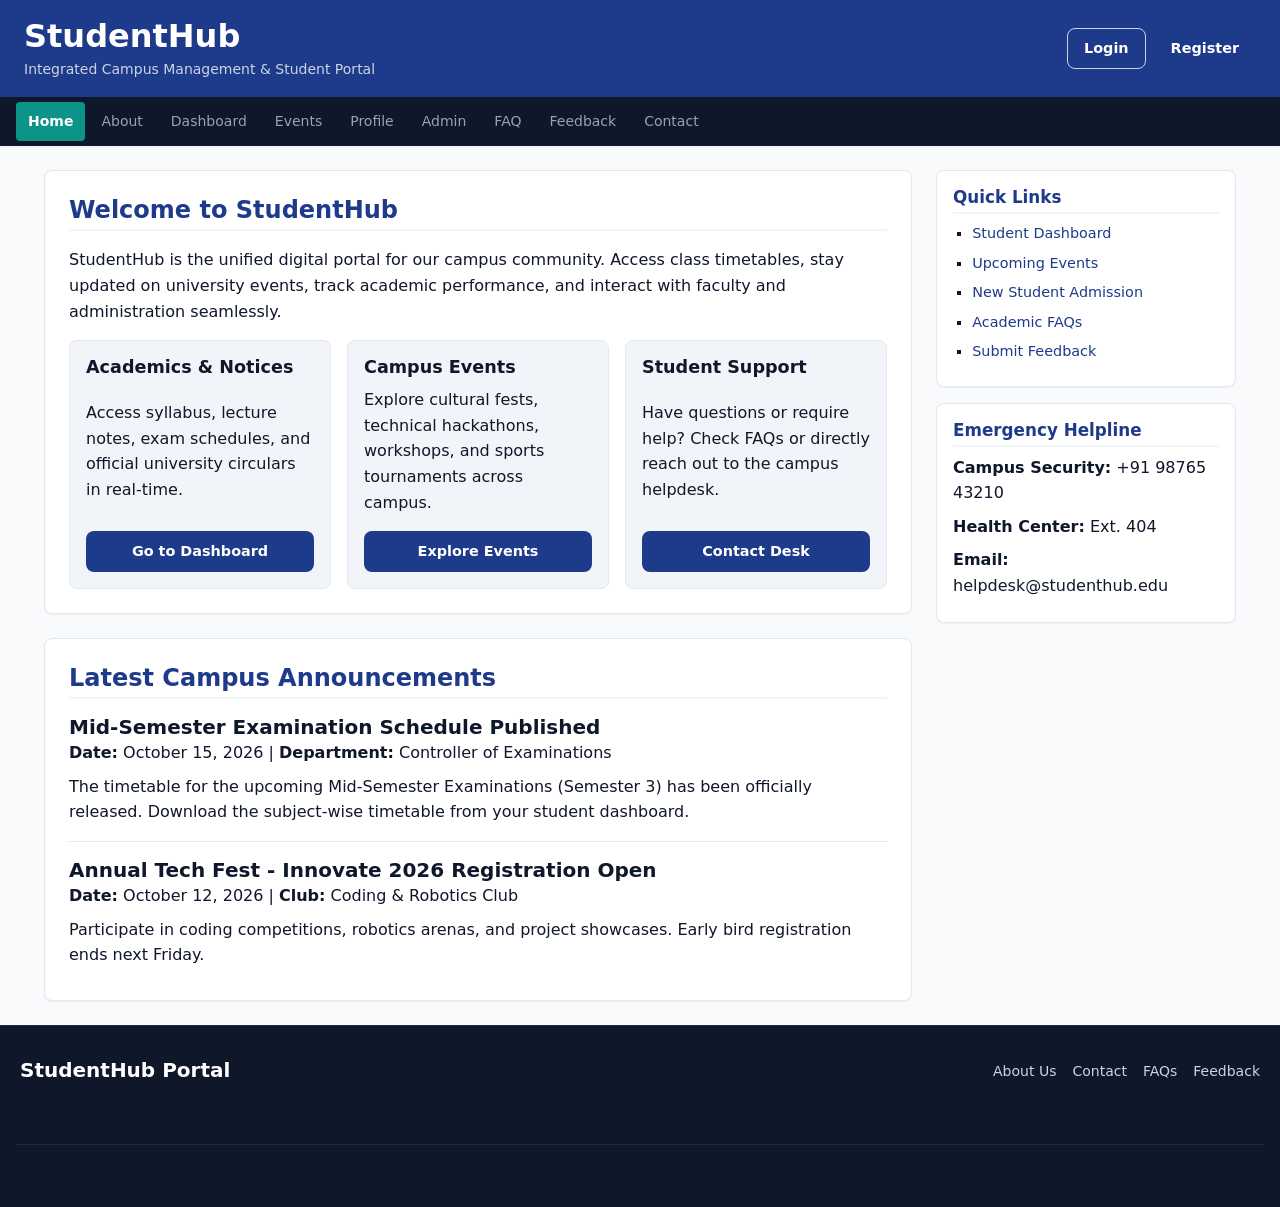
<file: index.html>
<!DOCTYPE html>
<html lang="en">
<head>
  <meta charset="UTF-8">
  <meta name="viewport" content="width=device-width, initial-scale=1.0">
  <meta name="description" content="StudentHub - Unified Campus Portal for Academic Announcements, Student Activities, and Campus Resources.">
  <title>Home - StudentHub Campus Portal</title>
  <link rel="stylesheet" href="css/style.css">
</head>
<body>
  <!-- Accessible Skip Navigation Link -->
  <a href="#main-content" class="skip-link">Skip to main content</a>

  <!-- Header Landmark -->
  <header class="site-header">
    <div class="brand">
      <h1>StudentHub</h1>
      <p>Integrated Campus Management & Student Portal</p>
    </div>
    <div class="header-actions">
      <a href="login.html" class="btn btn-secondary">Login</a>
      <a href="register.html" class="btn btn-primary">Register</a>
    </div>
  </header>

  <!-- Primary Site Navigation -->
  <nav class="primary-nav" aria-label="Main Navigation">
    <ul>
      <li><a href="index.html" aria-current="page">Home</a></li>
      <li><a href="about.html">About</a></li>
      <li><a href="dashboard.html">Dashboard</a></li>
      <li><a href="events.html">Events</a></li>
      <li><a href="profile.html">Profile</a></li>
      <li><a href="admin.html">Admin</a></li>
      <li><a href="faq.html">FAQ</a></li>
      <li><a href="feedback.html">Feedback</a></li>
      <li><a href="contact.html">Contact</a></li>
    </ul>
  </nav>

  <!-- Layout Container -->
  <div class="page-container">
    <!-- Main Content Landmark -->
    <main id="main-content">
      <!-- Welcome Hero Section -->
      <section class="content-card" aria-labelledby="hero-heading">
        <h2 id="hero-heading">Welcome to StudentHub</h2>
        <p>StudentHub is the unified digital portal for our campus community. Access class timetables, stay updated on university events, track academic performance, and interact with faculty and administration seamlessly.</p>
        
        <div class="grid-cards">
          <article class="card">
            <h3>Academics & Notices</h3>
            <p>Access syllabus, lecture notes, exam schedules, and official university circulars in real-time.</p>
            <a href="dashboard.html" class="btn btn-primary">Go to Dashboard</a>
          </article>
          <article class="card">
            <h3>Campus Events</h3>
            <p>Explore cultural fests, technical hackathons, workshops, and sports tournaments across campus.</p>
            <a href="events.html" class="btn btn-primary">Explore Events</a>
          </article>
          <article class="card">
            <h3>Student Support</h3>
            <p>Have questions or require help? Check FAQs or directly reach out to the campus helpdesk.</p>
            <a href="contact.html" class="btn btn-primary">Contact Desk</a>
          </article>
        </div>
      </section>

      <!-- Recent Announcements Section -->
      <section class="content-card" aria-labelledby="announcements-heading">
        <h2 id="announcements-heading">Latest Campus Announcements</h2>
        <article>
          <h3>Mid-Semester Examination Schedule Published</h3>
          <p><strong>Date:</strong> October 15, 2026 | <strong>Department:</strong> Controller of Examinations</p>
          <p>The timetable for the upcoming Mid-Semester Examinations (Semester 3) has been officially released. Download the subject-wise timetable from your student dashboard.</p>
        </article>
        <hr style="margin: var(--spacing-md) 0; border: 0; border-top: 1px solid var(--border-color);">
        <article>
          <h3>Annual Tech Fest - Innovate 2026 Registration Open</h3>
          <p><strong>Date:</strong> October 12, 2026 | <strong>Club:</strong> Coding & Robotics Club</p>
          <p>Participate in coding competitions, robotics arenas, and project showcases. Early bird registration ends next Friday.</p>
        </article>
      </section>
    </main>

    <!-- Contextual Sidebar Landmark -->
    <aside class="sidebar" aria-label="Campus Quick Links and Alerts">
      <div class="widget">
        <h3>Quick Links</h3>
        <ul>
          <li><a href="dashboard.html">Student Dashboard</a></li>
          <li><a href="events.html">Upcoming Events</a></li>
          <li><a href="register.html">New Student Admission</a></li>
          <li><a href="faq.html">Academic FAQs</a></li>
          <li><a href="feedback.html">Submit Feedback</a></li>
        </ul>
      </div>

      <div class="widget">
        <h3>Emergency Helpline</h3>
        <p><strong>Campus Security:</strong> +91 98765 43210</p>
        <p><strong>Health Center:</strong> Ext. 404</p>
        <p><strong>Email:</strong> helpdesk@studenthub.edu</p>
      </div>
    </aside>
  </div>

  <!-- Footer Landmark -->
  <footer class="site-footer">
    <div class="footer-content">
      <div class="footer-brand">
        <h3>StudentHub Portal</h3>
        <p>Empowering student education through digital collaboration.</p>
      </div>
      <nav class="footer-nav" aria-label="Footer Navigation">
        <ul>
          <li><a href="about.html">About Us</a></li>
          <li><a href="contact.html">Contact</a></li>
          <li><a href="faq.html">FAQs</a></li>
          <li><a href="feedback.html">Feedback</a></li>
        </ul>
      </nav>
    </div>
    <div class="copyright">
      <p>&copy; 2026 StudentHub Campus Portal. Responsive Mobile-First Design.</p>
    </div>
  </footer>
  <script src="js/main.js" defer></script>
</body>
</html>
</file>
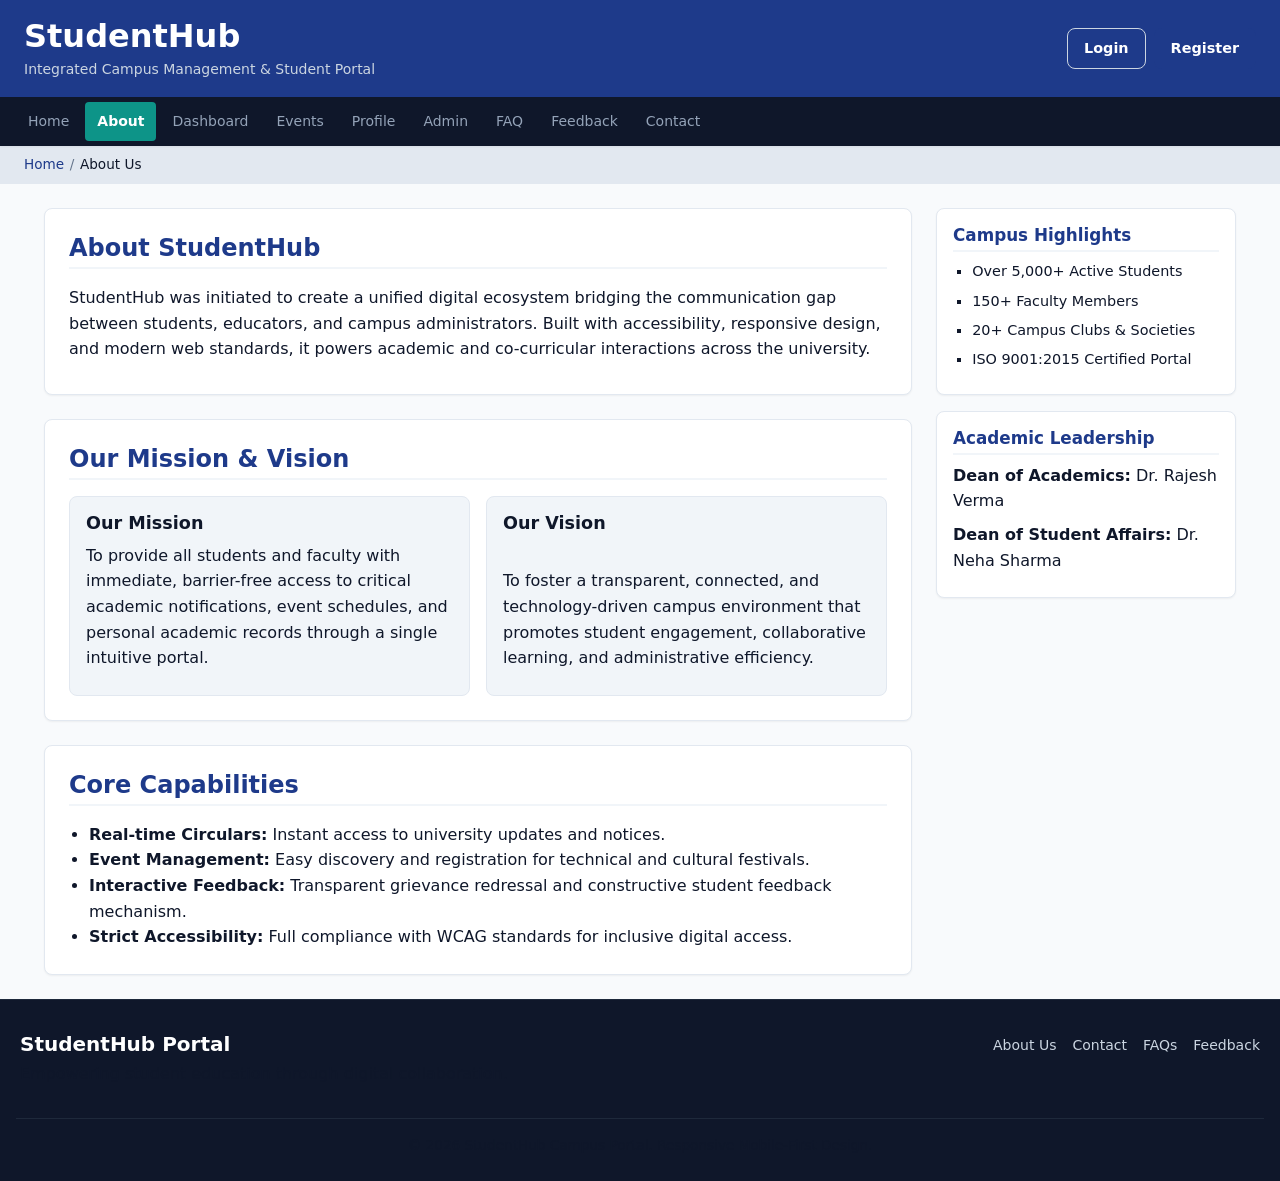
<file: about.html>
<!DOCTYPE html>
<html lang="en">
<head>
  <meta charset="UTF-8">
  <meta name="viewport" content="width=device-width, initial-scale=1.0">
  <meta name="description" content="About StudentHub - Vision, Mission, and Core Objectives of the Campus Portal.">
  <title>About Us - StudentHub Campus Portal</title>
  <link rel="stylesheet" href="css/style.css">
</head>
<body>
  <a href="#main-content" class="skip-link">Skip to main content</a>

  <header class="site-header">
    <div class="brand">
      <h1>StudentHub</h1>
      <p>Integrated Campus Management & Student Portal</p>
    </div>
    <div class="header-actions">
      <a href="login.html" class="btn btn-secondary">Login</a>
      <a href="register.html" class="btn btn-primary">Register</a>
    </div>
  </header>

  <nav class="primary-nav" aria-label="Main Navigation">
    <ul>
      <li><a href="index.html">Home</a></li>
      <li><a href="about.html" aria-current="page">About</a></li>
      <li><a href="dashboard.html">Dashboard</a></li>
      <li><a href="events.html">Events</a></li>
      <li><a href="profile.html">Profile</a></li>
      <li><a href="admin.html">Admin</a></li>
      <li><a href="faq.html">FAQ</a></li>
      <li><a href="feedback.html">Feedback</a></li>
      <li><a href="contact.html">Contact</a></li>
    </ul>
  </nav>

  <nav class="breadcrumb" aria-label="Breadcrumb">
    <ol>
      <li><a href="index.html">Home</a></li>
      <li aria-current="page">About Us</li>
    </ol>
  </nav>

  <div class="page-container">
    <main id="main-content">
      <section class="content-card" aria-labelledby="about-overview">
        <h2 id="about-overview">About StudentHub</h2>
        <p>StudentHub was initiated to create a unified digital ecosystem bridging the communication gap between students, educators, and campus administrators. Built with accessibility, responsive design, and modern web standards, it powers academic and co-curricular interactions across the university.</p>
      </section>

      <section class="content-card" aria-labelledby="mission-vision">
        <h2 id="mission-vision">Our Mission & Vision</h2>
        <div class="grid-cards">
          <article class="card">
            <h3>Our Mission</h3>
            <p>To provide all students and faculty with immediate, barrier-free access to critical academic notifications, event schedules, and personal academic records through a single intuitive portal.</p>
          </article>
          <article class="card">
            <h3>Our Vision</h3>
            <p>To foster a transparent, connected, and technology-driven campus environment that promotes student engagement, collaborative learning, and administrative efficiency.</p>
          </article>
        </div>
      </section>

      <section class="content-card" aria-labelledby="portal-features">
        <h2 id="portal-features">Core Capabilities</h2>
        <ul>
          <li><strong>Real-time Circulars:</strong> Instant access to university updates and notices.</li>
          <li><strong>Event Management:</strong> Easy discovery and registration for technical and cultural festivals.</li>
          <li><strong>Interactive Feedback:</strong> Transparent grievance redressal and constructive student feedback mechanism.</li>
          <li><strong>Strict Accessibility:</strong> Full compliance with WCAG standards for inclusive digital access.</li>
        </ul>
      </section>
    </main>

    <aside class="sidebar" aria-label="Campus Facts">
      <div class="widget">
        <h3>Campus Highlights</h3>
        <ul>
          <li>Over 5,000+ Active Students</li>
          <li>150+ Faculty Members</li>
          <li>20+ Campus Clubs & Societies</li>
          <li>ISO 9001:2015 Certified Portal</li>
        </ul>
      </div>
      <div class="widget">
        <h3>Academic Leadership</h3>
        <p><strong>Dean of Academics:</strong> Dr. Rajesh Verma</p>
        <p><strong>Dean of Student Affairs:</strong> Dr. Neha Sharma</p>
      </div>
    </aside>
  </div>

  <footer class="site-footer">
    <div class="footer-content">
      <div class="footer-brand">
        <h3>StudentHub Portal</h3>
        <p>Empowering student education through digital collaboration.</p>
      </div>
      <nav class="footer-nav" aria-label="Footer Navigation">
        <ul>
          <li><a href="about.html">About Us</a></li>
          <li><a href="contact.html">Contact</a></li>
          <li><a href="faq.html">FAQs</a></li>
          <li><a href="feedback.html">Feedback</a></li>
        </ul>
      </nav>
    </div>
    <div class="copyright">
      <p>&copy; 2026 StudentHub Campus Portal. Responsive Mobile-First Design.</p>
    </div>
  </footer>
  <script src="js/main.js" defer></script>
</body>
</html>
</file>
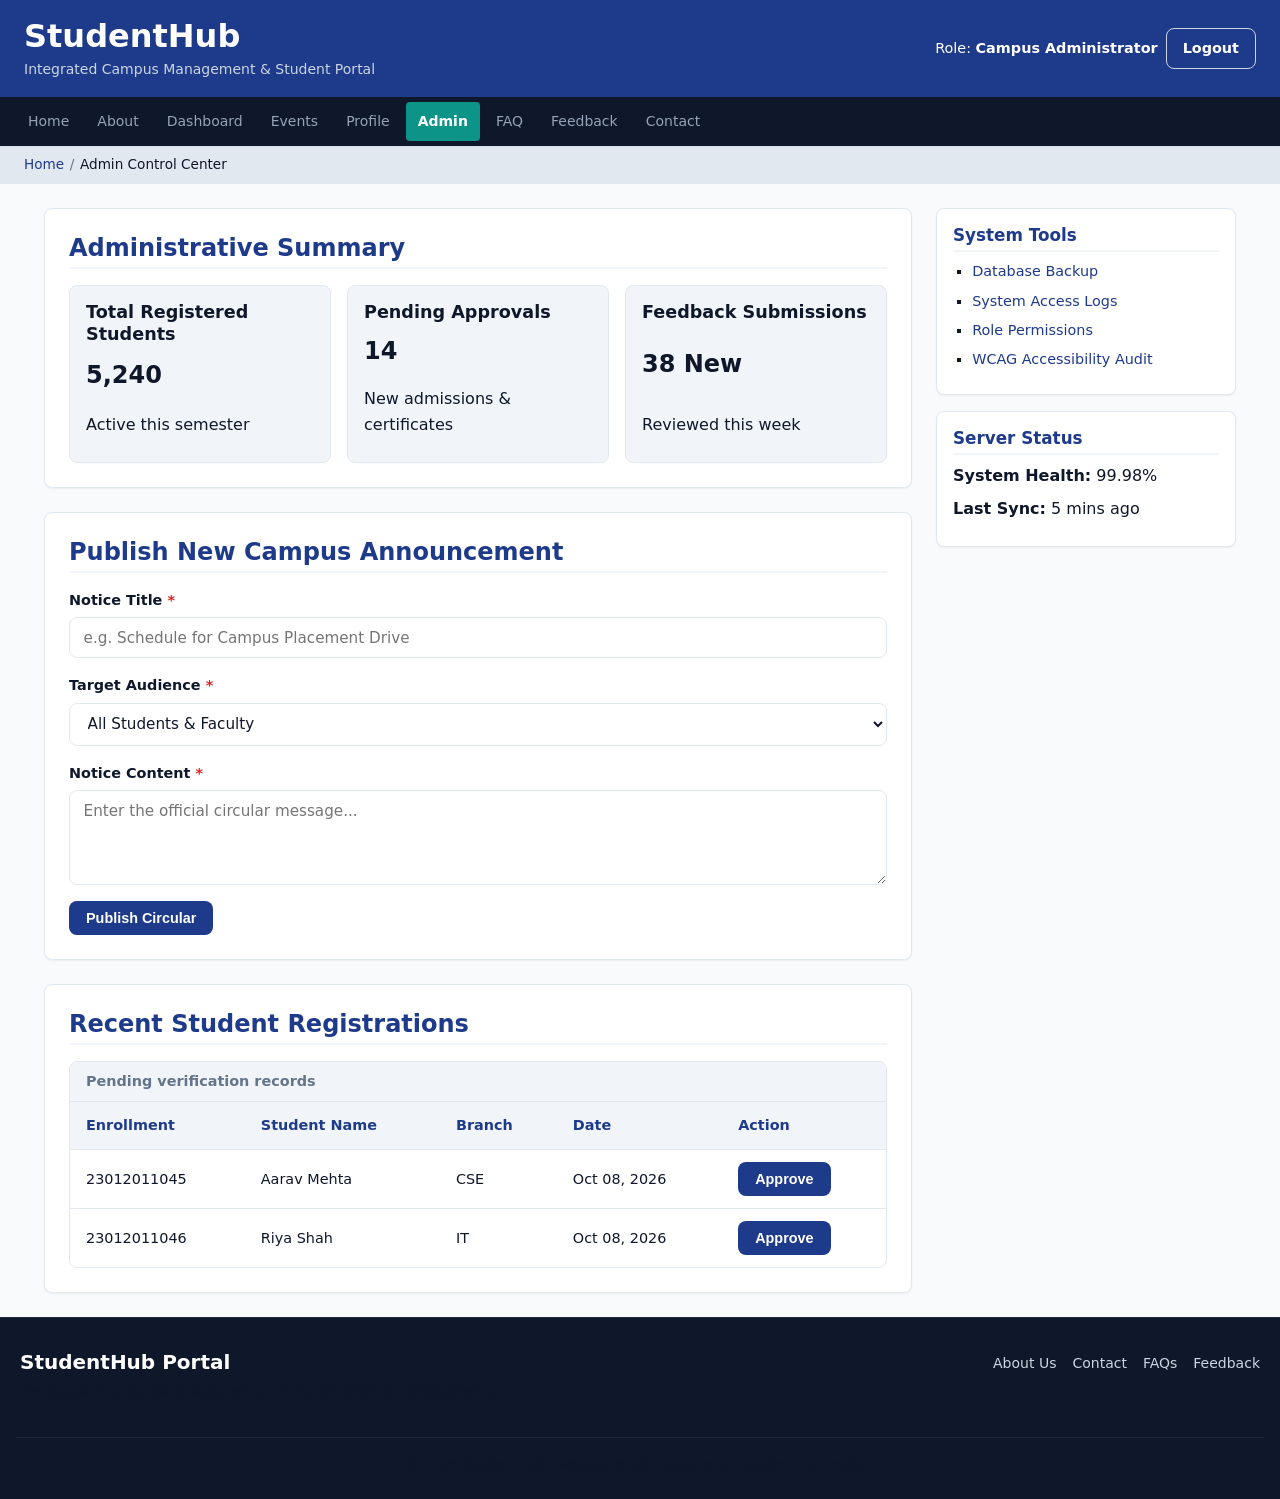
<file: admin.html>
<!DOCTYPE html>
<html lang="en">
<head>
  <meta charset="UTF-8">
  <meta name="viewport" content="width=device-width, initial-scale=1.0">
  <meta name="description" content="StudentHub Admin Panel - Manage campus notices, student registrations, and portal configurations.">
  <title>Admin Panel - StudentHub Portal</title>
  <link rel="stylesheet" href="css/style.css">
</head>
<body>
  <a href="#main-content" class="skip-link">Skip to main content</a>

  <header class="site-header">
    <div class="brand">
      <h1>StudentHub</h1>
      <p>Integrated Campus Management & Student Portal</p>
    </div>
    <div class="header-actions">
      <span style="font-size: 0.9rem; align-self: center;">Role: <strong>Campus Administrator</strong></span>
      <a href="login.html" class="btn btn-secondary">Logout</a>
    </div>
  </header>

  <nav class="primary-nav" aria-label="Main Navigation">
    <ul>
      <li><a href="index.html">Home</a></li>
      <li><a href="about.html">About</a></li>
      <li><a href="dashboard.html">Dashboard</a></li>
      <li><a href="events.html">Events</a></li>
      <li><a href="profile.html">Profile</a></li>
      <li><a href="admin.html" aria-current="page">Admin</a></li>
      <li><a href="faq.html">FAQ</a></li>
      <li><a href="feedback.html">Feedback</a></li>
      <li><a href="contact.html">Contact</a></li>
    </ul>
  </nav>

  <nav class="breadcrumb" aria-label="Breadcrumb">
    <ol>
      <li><a href="index.html">Home</a></li>
      <li aria-current="page">Admin Control Center</li>
    </ol>
  </nav>

  <div class="page-container">
    <main id="main-content">
      <section class="content-card" aria-labelledby="admin-summary">
        <h2 id="admin-summary">Administrative Summary</h2>
        <div class="grid-cards">
          <article class="card">
            <h3>Total Registered Students</h3>
            <p style="font-size: 1.5rem; font-weight: bold; color: var(--primary-color);">5,240</p>
            <p>Active this semester</p>
          </article>
          <article class="card">
            <h3>Pending Approvals</h3>
            <p style="font-size: 1.5rem; font-weight: bold; color: var(--accent-color);">14</p>
            <p>New admissions & certificates</p>
          </article>
          <article class="card">
            <h3>Feedback Submissions</h3>
            <p style="font-size: 1.5rem; font-weight: bold; color: var(--secondary-color);">38 New</p>
            <p>Reviewed this week</p>
          </article>
        </div>
      </section>

      <section class="content-card" aria-labelledby="manage-announcements">
        <h2 id="manage-announcements">Publish New Campus Announcement</h2>
        <form action="admin.html" method="get" class="form-layout">
          <div class="form-group">
            <label for="notice-title">Notice Title <span class="required-mark" aria-hidden="true">*</span></label>
            <input type="text" id="notice-title" name="title" required aria-required="true" placeholder="e.g. Schedule for Campus Placement Drive">
          </div>

          <div class="form-group">
            <label for="target-audience">Target Audience <span class="required-mark" aria-hidden="true">*</span></label>
            <select id="target-audience" name="audience" required aria-required="true">
              <option value="all">All Students & Faculty</option>
              <option value="sem3">Semester 3 Only</option>
              <option value="final-year">Final Year Students</option>
              <option value="faculty">Faculty Members Only</option>
            </select>
          </div>

          <div class="form-group">
            <label for="notice-content">Notice Content <span class="required-mark" aria-hidden="true">*</span></label>
            <textarea id="notice-content" name="content" rows="4" required aria-required="true" placeholder="Enter the official circular message..."></textarea>
          </div>

          <div>
            <button type="submit" class="btn btn-primary">Publish Circular</button>
          </div>
        </form>
      </section>

      <section class="content-card" aria-labelledby="recent-registrations">
        <h2 id="recent-registrations">Recent Student Registrations</h2>
        <div class="table-responsive">
          <table class="data-table">
            <caption>Pending verification records</caption>
            <thead>
              <tr>
                <th scope="col">Enrollment</th>
                <th scope="col">Student Name</th>
                <th scope="col">Branch</th>
                <th scope="col">Date</th>
                <th scope="col">Action</th>
              </tr>
            </thead>
            <tbody>
              <tr>
                <td>23012011045</td>
                <td>Aarav Mehta</td>
                <td>CSE</td>
                <td>Oct 08, 2026</td>
                <td><button type="button" class="btn btn-primary">Approve</button></td>
              </tr>
              <tr>
                <td>23012011046</td>
                <td>Riya Shah</td>
                <td>IT</td>
                <td>Oct 08, 2026</td>
                <td><button type="button" class="btn btn-primary">Approve</button></td>
              </tr>
            </tbody>
          </table>
        </div>
      </section>
    </main>

    <aside class="sidebar" aria-label="System Controls">
      <div class="widget">
        <h3>System Tools</h3>
        <ul>
          <li><a href="#backup">Database Backup</a></li>
          <li><a href="#logs">System Access Logs</a></li>
          <li><a href="#user-roles">Role Permissions</a></li>
          <li><a href="#audit">WCAG Accessibility Audit</a></li>
        </ul>
      </div>

      <div class="widget">
        <h3>Server Status</h3>
        <p><strong>System Health:</strong> 99.98%</p>
        <p><strong>Last Sync:</strong> 5 mins ago</p>
      </div>
    </aside>
  </div>

  <footer class="site-footer">
    <div class="footer-content">
      <div class="footer-brand">
        <h3>StudentHub Portal</h3>
        <p>Empowering student education through digital collaboration.</p>
      </div>
      <nav class="footer-nav" aria-label="Footer Navigation">
        <ul>
          <li><a href="about.html">About Us</a></li>
          <li><a href="contact.html">Contact</a></li>
          <li><a href="faq.html">FAQs</a></li>
          <li><a href="feedback.html">Feedback</a></li>
        </ul>
      </nav>
    </div>
    <div class="copyright">
      <p>&copy; 2026 StudentHub Campus Portal. Responsive Mobile-First Design.</p>
    </div>
  </footer>
  <script src="js/main.js" defer></script>
</body>
</html>
</file>
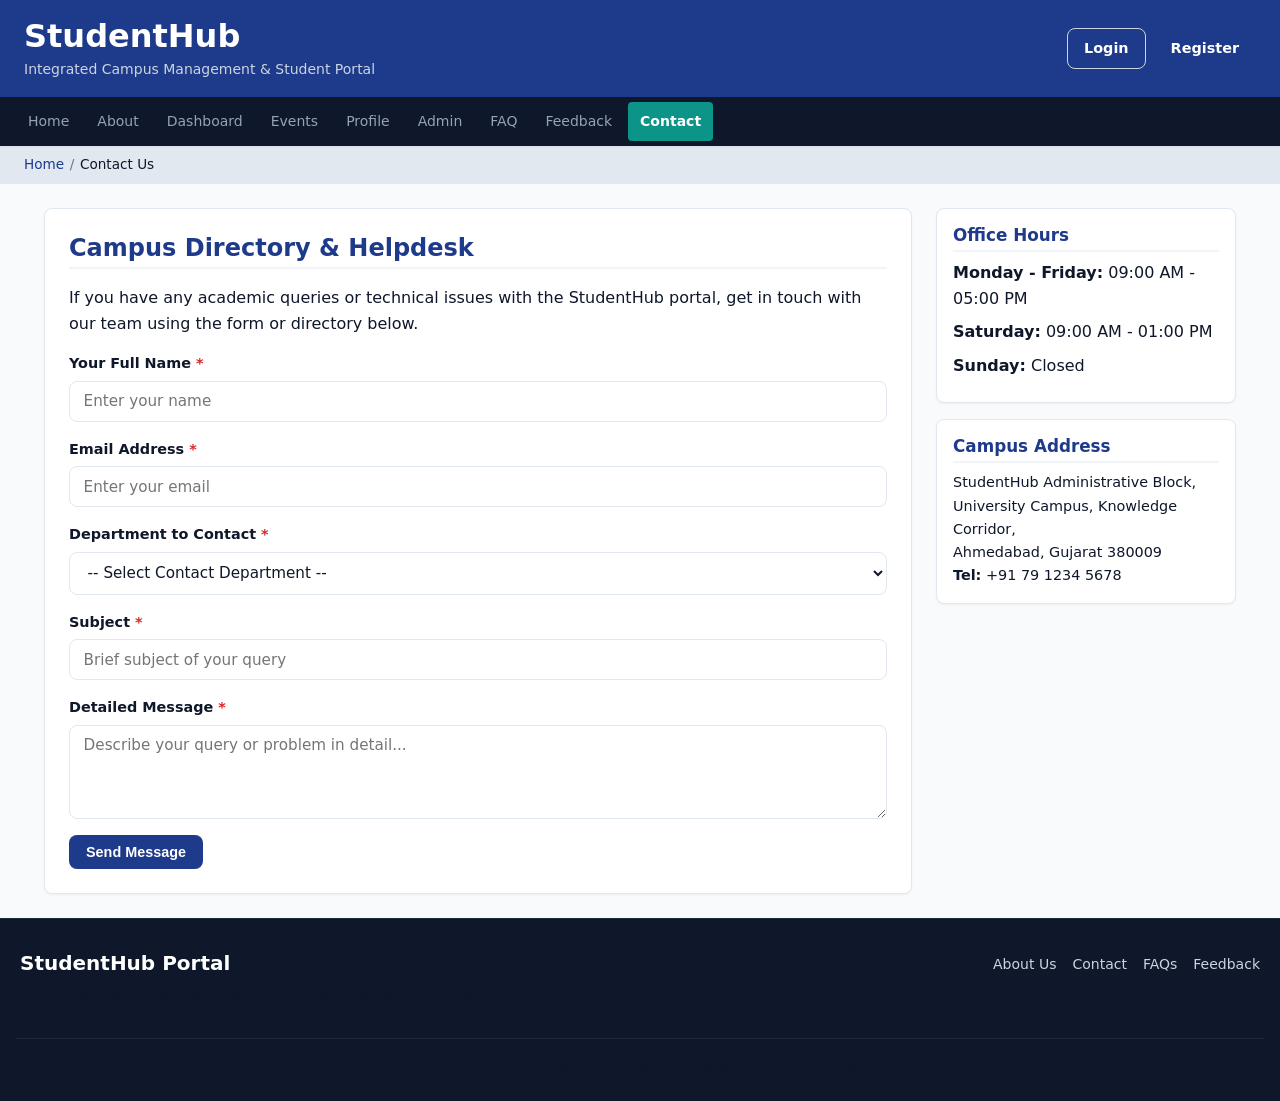
<file: contact.html>
<!DOCTYPE html>
<html lang="en">
<head>
  <meta charset="UTF-8">
  <meta name="viewport" content="width=device-width, initial-scale=1.0">
  <meta name="description" content="Contact StudentHub - Reach out to academic departments and student support.">
  <title>Contact Us - StudentHub Portal</title>
  <link rel="stylesheet" href="css/style.css">
</head>
<body>
  <a href="#main-content" class="skip-link">Skip to main content</a>

  <header class="site-header">
    <div class="brand">
      <h1>StudentHub</h1>
      <p>Integrated Campus Management & Student Portal</p>
    </div>
    <div class="header-actions">
      <a href="login.html" class="btn btn-secondary">Login</a>
      <a href="register.html" class="btn btn-primary">Register</a>
    </div>
  </header>

  <nav class="primary-nav" aria-label="Main Navigation">
    <ul>
      <li><a href="index.html">Home</a></li>
      <li><a href="about.html">About</a></li>
      <li><a href="dashboard.html">Dashboard</a></li>
      <li><a href="events.html">Events</a></li>
      <li><a href="profile.html">Profile</a></li>
      <li><a href="admin.html">Admin</a></li>
      <li><a href="faq.html">FAQ</a></li>
      <li><a href="feedback.html">Feedback</a></li>
      <li><a href="contact.html" aria-current="page">Contact</a></li>
    </ul>
  </nav>

  <nav class="breadcrumb" aria-label="Breadcrumb">
    <ol>
      <li><a href="index.html">Home</a></li>
      <li aria-current="page">Contact Us</li>
    </ol>
  </nav>

  <div class="page-container">
    <main id="main-content">
      <section class="content-card" aria-labelledby="contact-heading">
        <h2 id="contact-heading">Campus Directory & Helpdesk</h2>
        <p>If you have any academic queries or technical issues with the StudentHub portal, get in touch with our team using the form or directory below.</p>
        
        <form action="contact.html" method="get" class="form-layout" style="margin-top: 1rem;">
          <div class="form-group">
            <label for="sender-name">Your Full Name <span class="required-mark" aria-hidden="true">*</span></label>
            <input type="text" id="sender-name" name="name" required aria-required="true" placeholder="Enter your name">
          </div>

          <div class="form-group">
            <label for="sender-email">Email Address <span class="required-mark" aria-hidden="true">*</span></label>
            <input type="email" id="sender-email" name="email" required aria-required="true" placeholder="Enter your email">
          </div>

          <div class="form-group">
            <label for="contact-category">Department to Contact <span class="required-mark" aria-hidden="true">*</span></label>
            <select id="contact-category" name="category" required aria-required="true">
              <option value="">-- Select Contact Department --</option>
              <option value="academic">Academic Section</option>
              <option value="exam">Examination Branch</option>
              <option value="finance">Student Accounts & Fees</option>
              <option value="it-support">IT Helpdesk & Portal Support</option>
              <option value="hostel">Hostel & Student Welfare</option>
            </select>
          </div>

          <div class="form-group">
            <label for="query-subject">Subject <span class="required-mark" aria-hidden="true">*</span></label>
            <input type="text" id="query-subject" name="subject" required aria-required="true" placeholder="Brief subject of your query">
          </div>

          <div class="form-group">
            <label for="query-message">Detailed Message <span class="required-mark" aria-hidden="true">*</span></label>
            <textarea id="query-message" name="message" rows="4" required aria-required="true" placeholder="Describe your query or problem in detail..."></textarea>
          </div>

          <div>
            <button type="submit" class="btn btn-primary">Send Message</button>
          </div>
        </form>
      </section>
    </main>

    <aside class="sidebar" aria-label="Campus Location and Office Hours">
      <div class="widget">
        <h3>Office Hours</h3>
        <p><strong>Monday - Friday:</strong> 09:00 AM - 05:00 PM</p>
        <p><strong>Saturday:</strong> 09:00 AM - 01:00 PM</p>
        <p><strong>Sunday:</strong> Closed</p>
      </div>

      <div class="widget">
        <h3>Campus Address</h3>
        <address style="font-style: normal; font-size: 0.9rem;">
          StudentHub Administrative Block,<br>
          University Campus, Knowledge Corridor,<br>
          Ahmedabad, Gujarat 380009<br>
          <strong>Tel:</strong> +91 79 1234 5678
        </address>
      </div>
    </aside>
  </div>

  <footer class="site-footer">
    <div class="footer-content">
      <div class="footer-brand">
        <h3>StudentHub Portal</h3>
        <p>Empowering student education through digital collaboration.</p>
      </div>
      <nav class="footer-nav" aria-label="Footer Navigation">
        <ul>
          <li><a href="about.html">About Us</a></li>
          <li><a href="contact.html">Contact</a></li>
          <li><a href="faq.html">FAQs</a></li>
          <li><a href="feedback.html">Feedback</a></li>
        </ul>
      </nav>
    </div>
    <div class="copyright">
      <p>&copy; 2026 StudentHub Campus Portal. Responsive Mobile-First Design.</p>
    </div>
  </footer>
  <script src="js/main.js" defer></script>
</body>
</html>
</file>
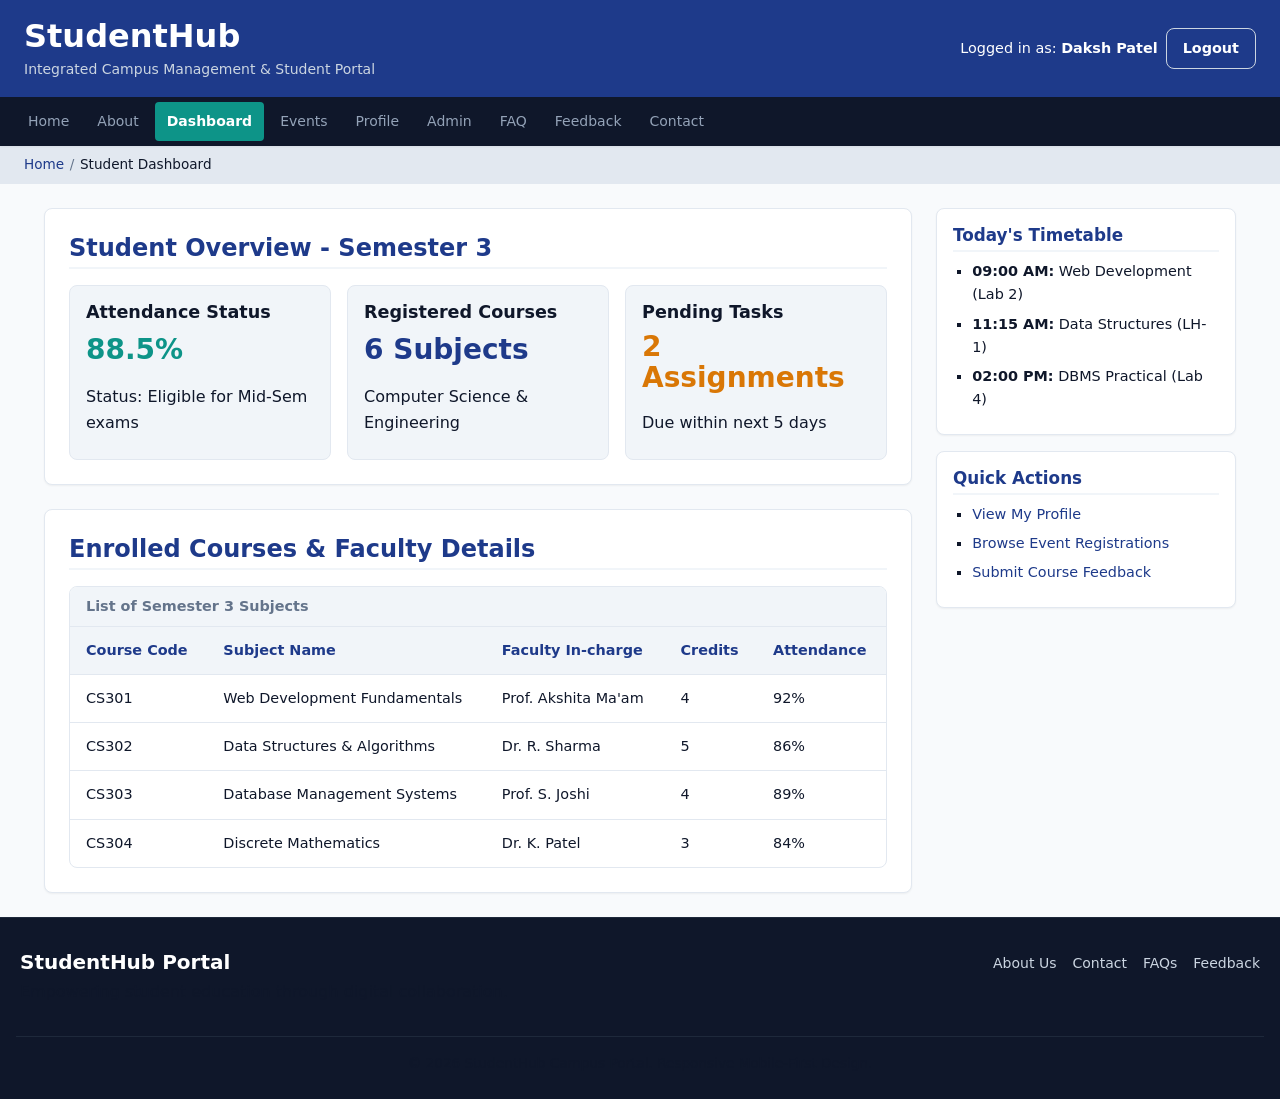
<file: dashboard.html>
<!DOCTYPE html>
<html lang="en">
<head>
  <meta charset="UTF-8">
  <meta name="viewport" content="width=device-width, initial-scale=1.0">
  <meta name="description" content="StudentHub Student Dashboard - Overview of courses, attendance, and schedules.">
  <title>Student Dashboard - StudentHub</title>
  <link rel="stylesheet" href="css/style.css">
</head>
<body>
  <a href="#main-content" class="skip-link">Skip to main content</a>

  <header class="site-header">
    <div class="brand">
      <h1>StudentHub</h1>
      <p>Integrated Campus Management & Student Portal</p>
    </div>
    <div class="header-actions">
      <span style="font-size: 0.9rem; align-self: center;">Logged in as: <strong>Daksh Patel</strong></span>
      <a href="login.html" class="btn btn-secondary">Logout</a>
    </div>
  </header>

  <nav class="primary-nav" aria-label="Main Navigation">
    <ul>
      <li><a href="index.html">Home</a></li>
      <li><a href="about.html">About</a></li>
      <li><a href="dashboard.html" aria-current="page">Dashboard</a></li>
      <li><a href="events.html">Events</a></li>
      <li><a href="profile.html">Profile</a></li>
      <li><a href="admin.html">Admin</a></li>
      <li><a href="faq.html">FAQ</a></li>
      <li><a href="feedback.html">Feedback</a></li>
      <li><a href="contact.html">Contact</a></li>
    </ul>
  </nav>

  <nav class="breadcrumb" aria-label="Breadcrumb">
    <ol>
      <li><a href="index.html">Home</a></li>
      <li aria-current="page">Student Dashboard</li>
    </ol>
  </nav>

  <div class="page-container">
    <main id="main-content">
      <section class="content-card" aria-labelledby="overview-heading">
        <h2 id="overview-heading">Student Overview - Semester 3</h2>
        <div class="grid-cards">
          <article class="card">
            <h3>Attendance Status</h3>
            <p class="stat-value stat-secondary">88.5%</p>
            <p>Status: Eligible for Mid-Sem exams</p>
          </article>
          <article class="card">
            <h3>Registered Courses</h3>
            <p class="stat-value stat-primary">6 Subjects</p>
            <p>Computer Science & Engineering</p>
          </article>
          <article class="card">
            <h3>Pending Tasks</h3>
            <p class="stat-value stat-accent">2 Assignments</p>
            <p>Due within next 5 days</p>
          </article>
        </div>
      </section>

      <section class="content-card" aria-labelledby="enrolled-courses">
        <h2 id="enrolled-courses">Enrolled Courses & Faculty Details</h2>
        <div class="table-responsive">
          <table class="data-table">
            <caption>List of Semester 3 Subjects</caption>
            <thead>
              <tr>
                <th scope="col">Course Code</th>
                <th scope="col">Subject Name</th>
                <th scope="col">Faculty In-charge</th>
                <th scope="col">Credits</th>
                <th scope="col">Attendance</th>
              </tr>
            </thead>
            <tbody>
              <tr>
                <td>CS301</td>
                <td>Web Development Fundamentals</td>
                <td>Prof. Akshita Ma'am</td>
                <td>4</td>
                <td>92%</td>
              </tr>
              <tr>
                <td>CS302</td>
                <td>Data Structures & Algorithms</td>
                <td>Dr. R. Sharma</td>
                <td>5</td>
                <td>86%</td>
              </tr>
              <tr>
                <td>CS303</td>
                <td>Database Management Systems</td>
                <td>Prof. S. Joshi</td>
                <td>4</td>
                <td>89%</td>
              </tr>
              <tr>
                <td>CS304</td>
                <td>Discrete Mathematics</td>
                <td>Dr. K. Patel</td>
                <td>3</td>
                <td>84%</td>
              </tr>
            </tbody>
          </table>
        </div>
      </section>
    </main>

    <aside class="sidebar" aria-label="Student Notifications">
      <div class="widget">
        <h3>Today's Timetable</h3>
        <ul>
          <li><strong>09:00 AM:</strong> Web Development (Lab 2)</li>
          <li><strong>11:15 AM:</strong> Data Structures (LH-1)</li>
          <li><strong>02:00 PM:</strong> DBMS Practical (Lab 4)</li>
        </ul>
      </div>

      <div class="widget">
        <h3>Quick Actions</h3>
        <ul>
          <li><a href="profile.html">View My Profile</a></li>
          <li><a href="events.html">Browse Event Registrations</a></li>
          <li><a href="feedback.html">Submit Course Feedback</a></li>
        </ul>
      </div>
    </aside>
  </div>

  <footer class="site-footer">
    <div class="footer-content">
      <div class="footer-brand">
        <h3>StudentHub Portal</h3>
        <p>Empowering student education through digital collaboration.</p>
      </div>
      <nav class="footer-nav" aria-label="Footer Navigation">
        <ul>
          <li><a href="about.html">About Us</a></li>
          <li><a href="contact.html">Contact</a></li>
          <li><a href="faq.html">FAQs</a></li>
          <li><a href="feedback.html">Feedback</a></li>
        </ul>
      </nav>
    </div>
    <div class="copyright">
      <p>&copy; 2026 StudentHub Campus Portal. Responsive Mobile-First Design.</p>
    </div>
  </footer>
  <script src="js/main.js" defer></script>
</body>
</html>
</file>
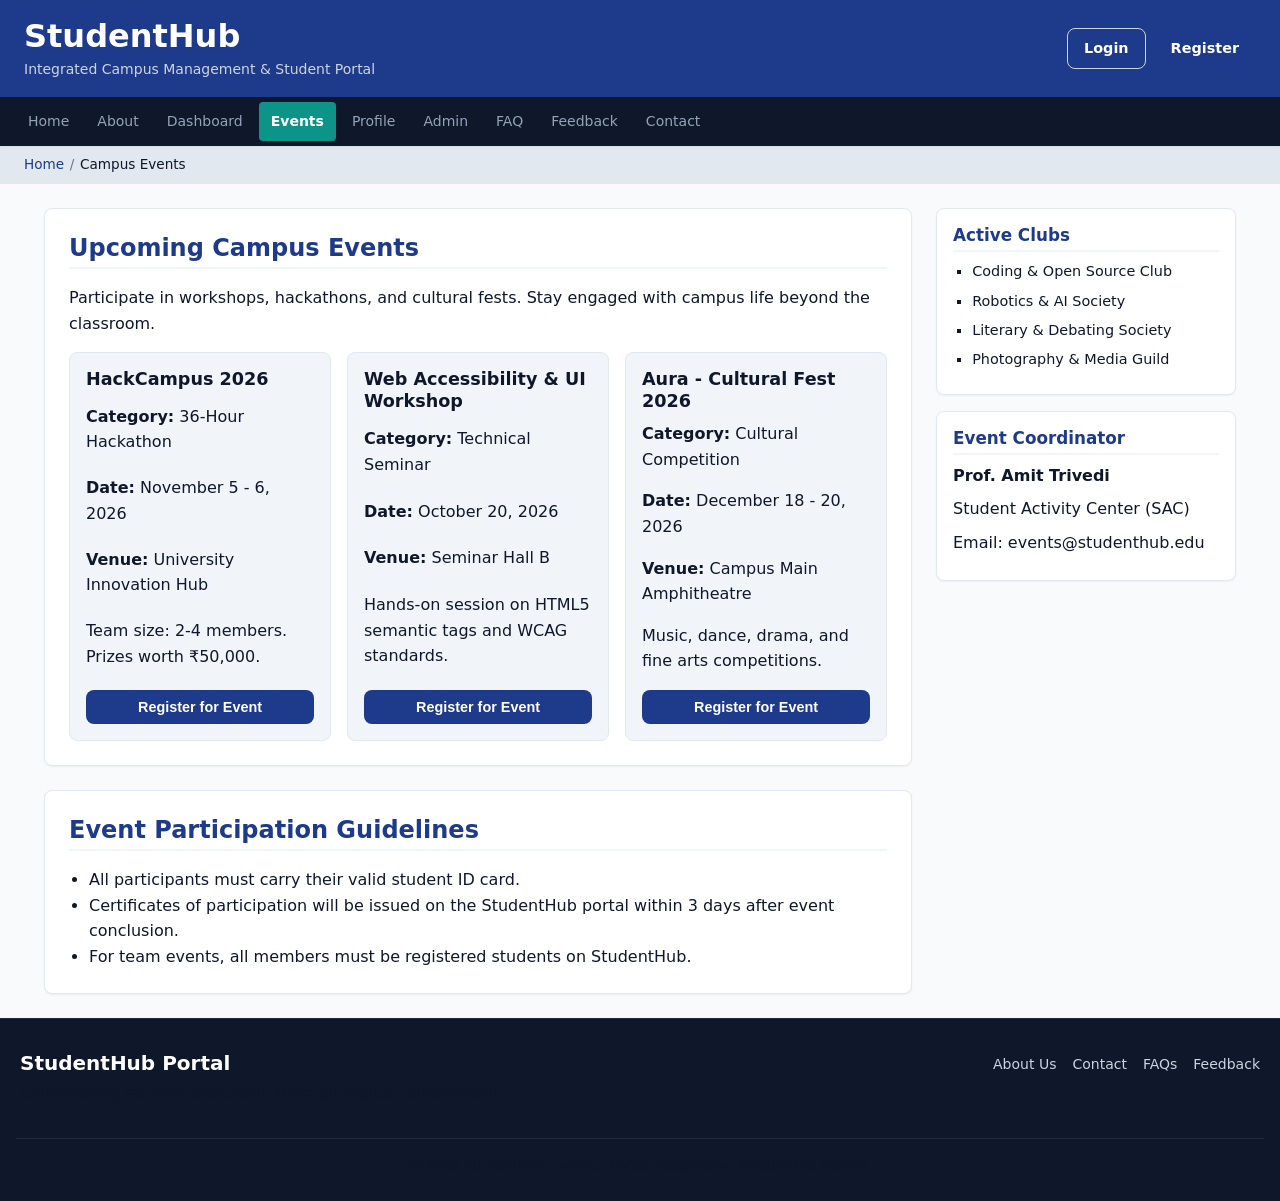
<file: events.html>
<!DOCTYPE html>
<html lang="en">
<head>
  <meta charset="UTF-8">
  <meta name="viewport" content="width=device-width, initial-scale=1.0">
  <meta name="description" content="Campus Events - Explore technical and cultural activities at StudentHub.">
  <title>Campus Events - StudentHub Portal</title>
  <link rel="stylesheet" href="css/style.css">
</head>
<body>
  <a href="#main-content" class="skip-link">Skip to main content</a>

  <header class="site-header">
    <div class="brand">
      <h1>StudentHub</h1>
      <p>Integrated Campus Management & Student Portal</p>
    </div>
    <div class="header-actions">
      <a href="login.html" class="btn btn-secondary">Login</a>
      <a href="register.html" class="btn btn-primary">Register</a>
    </div>
  </header>

  <nav class="primary-nav" aria-label="Main Navigation">
    <ul>
      <li><a href="index.html">Home</a></li>
      <li><a href="about.html">About</a></li>
      <li><a href="dashboard.html">Dashboard</a></li>
      <li><a href="events.html" aria-current="page">Events</a></li>
      <li><a href="profile.html">Profile</a></li>
      <li><a href="admin.html">Admin</a></li>
      <li><a href="faq.html">FAQ</a></li>
      <li><a href="feedback.html">Feedback</a></li>
      <li><a href="contact.html">Contact</a></li>
    </ul>
  </nav>

  <nav class="breadcrumb" aria-label="Breadcrumb">
    <ol>
      <li><a href="index.html">Home</a></li>
      <li aria-current="page">Campus Events</li>
    </ol>
  </nav>

  <div class="page-container">
    <main id="main-content">
      <section class="content-card" aria-labelledby="events-heading">
        <h2 id="events-heading">Upcoming Campus Events</h2>
        <p>Participate in workshops, hackathons, and cultural fests. Stay engaged with campus life beyond the classroom.</p>
        
        <div class="grid-cards">
          <article class="card">
            <h3>HackCampus 2026</h3>
            <p><strong>Category:</strong> 36-Hour Hackathon</p>
            <p><strong>Date:</strong> November 5 - 6, 2026</p>
            <p><strong>Venue:</strong> University Innovation Hub</p>
            <p>Team size: 2-4 members. Prizes worth ₹50,000.</p>
            <button type="button" class="btn btn-primary btn-full">Register for Event</button>
          </article>

          <article class="card">
            <h3>Web Accessibility & UI Workshop</h3>
            <p><strong>Category:</strong> Technical Seminar</p>
            <p><strong>Date:</strong> October 20, 2026</p>
            <p><strong>Venue:</strong> Seminar Hall B</p>
            <p>Hands-on session on HTML5 semantic tags and WCAG standards.</p>
            <button type="button" class="btn btn-primary btn-full">Register for Event</button>
          </article>

          <article class="card">
            <h3>Aura - Cultural Fest 2026</h3>
            <p><strong>Category:</strong> Cultural Competition</p>
            <p><strong>Date:</strong> December 18 - 20, 2026</p>
            <p><strong>Venue:</strong> Campus Main Amphitheatre</p>
            <p>Music, dance, drama, and fine arts competitions.</p>
            <button type="button" class="btn btn-primary btn-full">Register for Event</button>
          </article>
        </div>
      </section>

      <section class="content-card" aria-labelledby="event-guidelines">
        <h2 id="event-guidelines">Event Participation Guidelines</h2>
        <ul>
          <li>All participants must carry their valid student ID card.</li>
          <li>Certificates of participation will be issued on the StudentHub portal within 3 days after event conclusion.</li>
          <li>For team events, all members must be registered students on StudentHub.</li>
        </ul>
      </section>
    </main>

    <aside class="sidebar" aria-label="Event Categories and Clubs">
      <div class="widget">
        <h3>Active Clubs</h3>
        <ul>
          <li>Coding & Open Source Club</li>
          <li>Robotics & AI Society</li>
          <li>Literary & Debating Society</li>
          <li>Photography & Media Guild</li>
        </ul>
      </div>

      <div class="widget">
        <h3>Event Coordinator</h3>
        <p><strong>Prof. Amit Trivedi</strong></p>
        <p>Student Activity Center (SAC)</p>
        <p>Email: events@studenthub.edu</p>
      </div>
    </aside>
  </div>

  <footer class="site-footer">
    <div class="footer-content">
      <div class="footer-brand">
        <h3>StudentHub Portal</h3>
        <p>Empowering student education through digital collaboration.</p>
      </div>
      <nav class="footer-nav" aria-label="Footer Navigation">
        <ul>
          <li><a href="about.html">About Us</a></li>
          <li><a href="contact.html">Contact</a></li>
          <li><a href="faq.html">FAQs</a></li>
          <li><a href="feedback.html">Feedback</a></li>
        </ul>
      </nav>
    </div>
    <div class="copyright">
      <p>&copy; 2026 StudentHub Campus Portal. Responsive Mobile-First Design.</p>
    </div>
  </footer>
  <script src="js/main.js" defer></script>
</body>
</html>
</file>
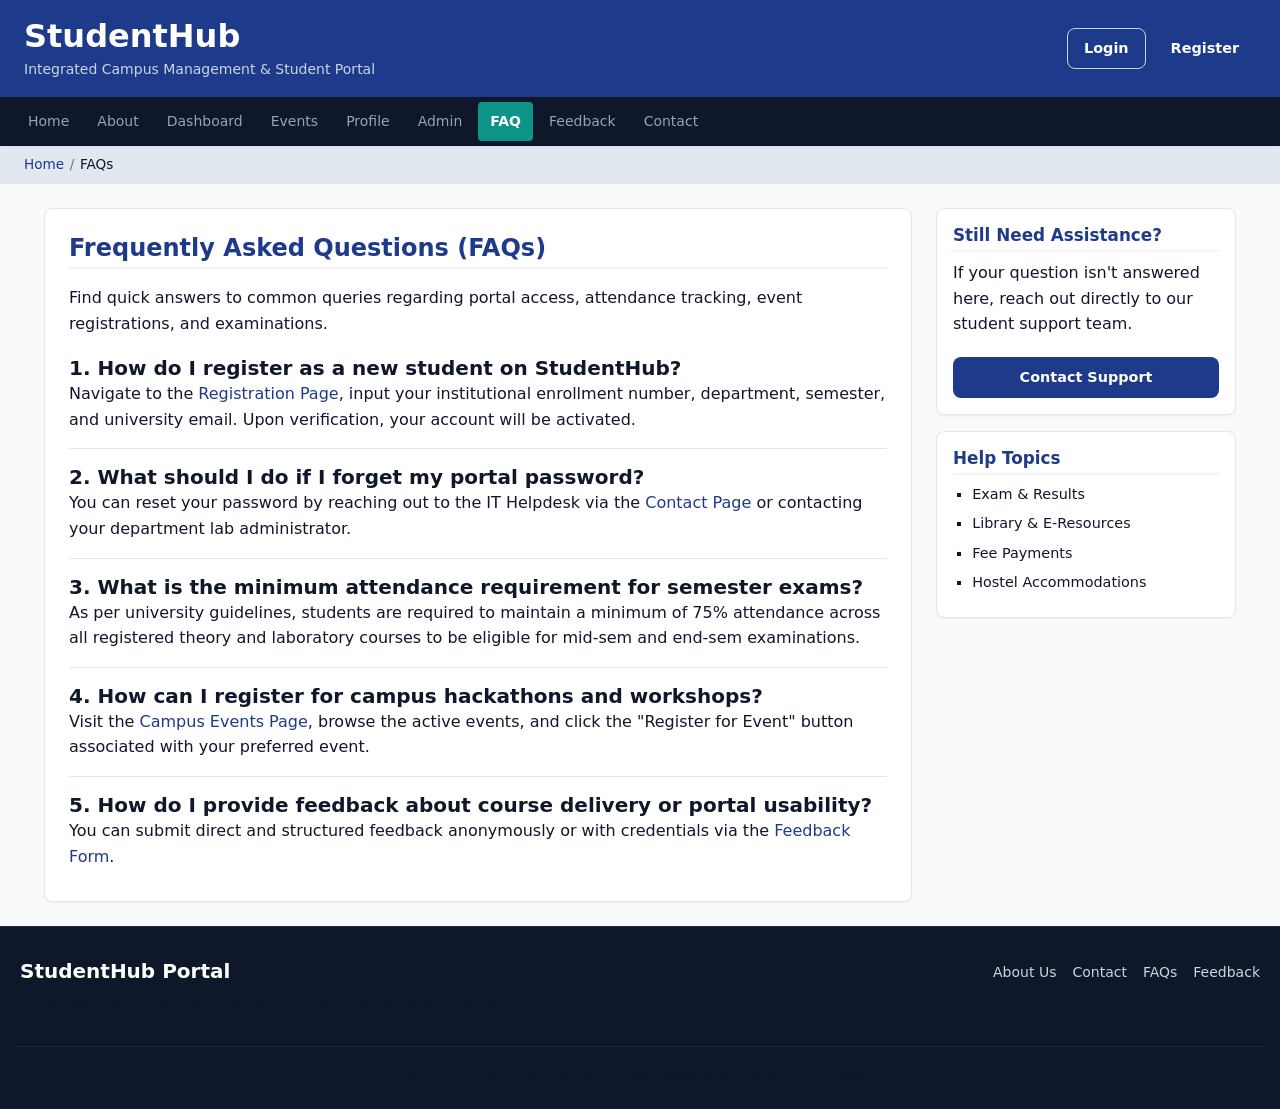
<file: faq.html>
<!DOCTYPE html>
<html lang="en">
<head>
  <meta charset="UTF-8">
  <meta name="viewport" content="width=device-width, initial-scale=1.0">
  <meta name="description" content="Frequently Asked Questions - StudentHub Campus Portal.">
  <title>Frequently Asked Questions - StudentHub</title>
  <link rel="stylesheet" href="css/style.css">
</head>
<body>
  <a href="#main-content" class="skip-link">Skip to main content</a>

  <header class="site-header">
    <div class="brand">
      <h1>StudentHub</h1>
      <p>Integrated Campus Management & Student Portal</p>
    </div>
    <div class="header-actions">
      <a href="login.html" class="btn btn-secondary">Login</a>
      <a href="register.html" class="btn btn-primary">Register</a>
    </div>
  </header>

  <nav class="primary-nav" aria-label="Main Navigation">
    <ul>
      <li><a href="index.html">Home</a></li>
      <li><a href="about.html">About</a></li>
      <li><a href="dashboard.html">Dashboard</a></li>
      <li><a href="events.html">Events</a></li>
      <li><a href="profile.html">Profile</a></li>
      <li><a href="admin.html">Admin</a></li>
      <li><a href="faq.html" aria-current="page">FAQ</a></li>
      <li><a href="feedback.html">Feedback</a></li>
      <li><a href="contact.html">Contact</a></li>
    </ul>
  </nav>

  <nav class="breadcrumb" aria-label="Breadcrumb">
    <ol>
      <li><a href="index.html">Home</a></li>
      <li aria-current="page">FAQs</li>
    </ol>
  </nav>

  <div class="page-container">
    <main id="main-content">
      <section class="content-card" aria-labelledby="faq-title">
        <h2 id="faq-title">Frequently Asked Questions (FAQs)</h2>
        <p>Find quick answers to common queries regarding portal access, attendance tracking, event registrations, and examinations.</p>

        <article style="margin-top: 1.25rem;">
          <h3>1. How do I register as a new student on StudentHub?</h3>
          <p>Navigate to the <a href="register.html">Registration Page</a>, input your institutional enrollment number, department, semester, and university email. Upon verification, your account will be activated.</p>
        </article>
        <hr style="margin: 1rem 0; border: 0; border-top: 1px solid var(--border-color);">

        <article>
          <h3>2. What should I do if I forget my portal password?</h3>
          <p>You can reset your password by reaching out to the IT Helpdesk via the <a href="contact.html">Contact Page</a> or contacting your department lab administrator.</p>
        </article>
        <hr style="margin: 1rem 0; border: 0; border-top: 1px solid var(--border-color);">

        <article>
          <h3>3. What is the minimum attendance requirement for semester exams?</h3>
          <p>As per university guidelines, students are required to maintain a minimum of 75% attendance across all registered theory and laboratory courses to be eligible for mid-sem and end-sem examinations.</p>
        </article>
        <hr style="margin: 1rem 0; border: 0; border-top: 1px solid var(--border-color);">

        <article>
          <h3>4. How can I register for campus hackathons and workshops?</h3>
          <p>Visit the <a href="events.html">Campus Events Page</a>, browse the active events, and click the "Register for Event" button associated with your preferred event.</p>
        </article>
        <hr style="margin: 1rem 0; border: 0; border-top: 1px solid var(--border-color);">

        <article>
          <h3>5. How do I provide feedback about course delivery or portal usability?</h3>
          <p>You can submit direct and structured feedback anonymously or with credentials via the <a href="feedback.html">Feedback Form</a>.</p>
        </article>
      </section>
    </main>

    <aside class="sidebar" aria-label="Support Helpdesk">
      <div class="widget">
        <h3>Still Need Assistance?</h3>
        <p>If your question isn't answered here, reach out directly to our student support team.</p>
        <a href="contact.html" class="btn btn-primary" style="margin-top: 0.75rem; width: 100%; text-align: center;">Contact Support</a>
      </div>

      <div class="widget">
        <h3>Help Topics</h3>
        <ul>
          <li>Exam & Results</li>
          <li>Library & E-Resources</li>
          <li>Fee Payments</li>
          <li>Hostel Accommodations</li>
        </ul>
      </div>
    </aside>
  </div>

  <footer class="site-footer">
    <div class="footer-content">
      <div class="footer-brand">
        <h3>StudentHub Portal</h3>
        <p>Empowering student education through digital collaboration.</p>
      </div>
      <nav class="footer-nav" aria-label="Footer Navigation">
        <ul>
          <li><a href="about.html">About Us</a></li>
          <li><a href="contact.html">Contact</a></li>
          <li><a href="faq.html">FAQs</a></li>
          <li><a href="feedback.html">Feedback</a></li>
        </ul>
      </nav>
    </div>
    <div class="copyright">
      <p>&copy; 2026 StudentHub Campus Portal. Responsive Mobile-First Design.</p>
    </div>
  </footer>
  <script src="js/main.js" defer></script>
</body>
</html>
</file>
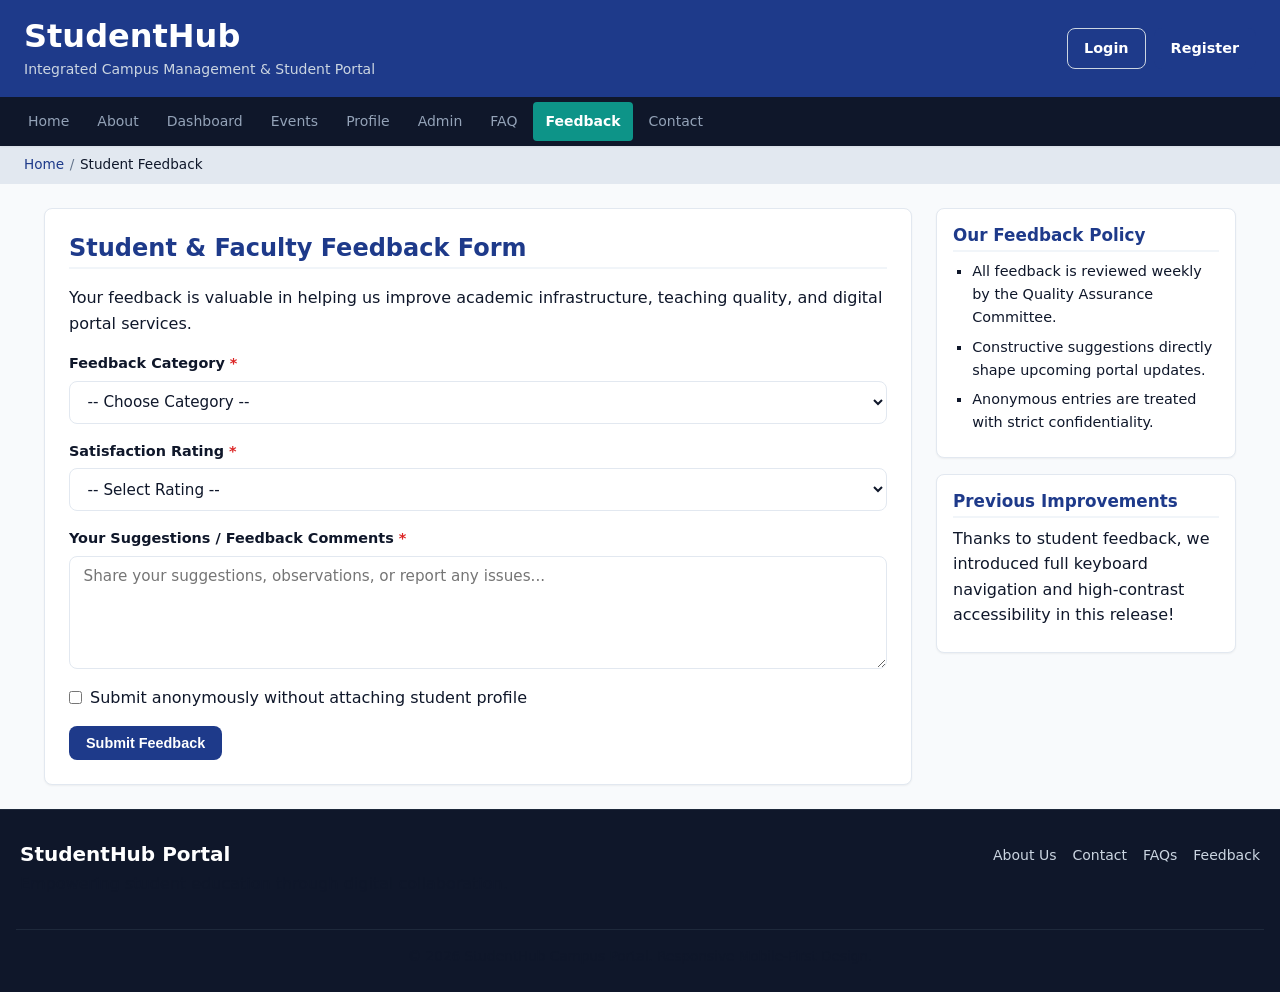
<file: feedback.html>
<!DOCTYPE html>
<html lang="en">
<head>
  <meta charset="UTF-8">
  <meta name="viewport" content="width=device-width, initial-scale=1.0">
  <meta name="description" content="Feedback - Submit suggestions and feedback for StudentHub and campus services.">
  <title>Portal & Campus Feedback - StudentHub</title>
  <link rel="stylesheet" href="css/style.css">
</head>
<body>
  <a href="#main-content" class="skip-link">Skip to main content</a>

  <header class="site-header">
    <div class="brand">
      <h1>StudentHub</h1>
      <p>Integrated Campus Management & Student Portal</p>
    </div>
    <div class="header-actions">
      <a href="login.html" class="btn btn-secondary">Login</a>
      <a href="register.html" class="btn btn-primary">Register</a>
    </div>
  </header>

  <nav class="primary-nav" aria-label="Main Navigation">
    <ul>
      <li><a href="index.html">Home</a></li>
      <li><a href="about.html">About</a></li>
      <li><a href="dashboard.html">Dashboard</a></li>
      <li><a href="events.html">Events</a></li>
      <li><a href="profile.html">Profile</a></li>
      <li><a href="admin.html">Admin</a></li>
      <li><a href="faq.html">FAQ</a></li>
      <li><a href="feedback.html" aria-current="page">Feedback</a></li>
      <li><a href="contact.html">Contact</a></li>
    </ul>
  </nav>

  <nav class="breadcrumb" aria-label="Breadcrumb">
    <ol>
      <li><a href="index.html">Home</a></li>
      <li aria-current="page">Student Feedback</li>
    </ol>
  </nav>

  <div class="page-container">
    <main id="main-content">
      <section class="content-card" aria-labelledby="feedback-heading">
        <h2 id="feedback-heading">Student & Faculty Feedback Form</h2>
        <p>Your feedback is valuable in helping us improve academic infrastructure, teaching quality, and digital portal services.</p>
        
        <form action="feedback.html" method="get" class="form-layout" style="margin-top: 1rem;">
          <div class="form-group">
            <label for="feedback-type">Feedback Category <span class="required-mark" aria-hidden="true">*</span></label>
            <select id="feedback-type" name="feedback_type" required aria-required="true">
              <option value="">-- Choose Category --</option>
              <option value="portal">StudentHub Portal Usability & Accessibility</option>
              <option value="academics">Academic Curriculum & Teaching</option>
              <option value="labs">Laboratory Infrastructure</option>
              <option value="campus">Campus Amenities & Cafeteria</option>
              <option value="library">Library & Digital Resources</option>
            </select>
          </div>

          <div class="form-group">
            <label for="rating">Satisfaction Rating <span class="required-mark" aria-hidden="true">*</span></label>
            <select id="rating" name="rating" required aria-required="true">
              <option value="">-- Select Rating --</option>
              <option value="5">5 - Excellent</option>
              <option value="4">4 - Good</option>
              <option value="3">3 - Average</option>
              <option value="2">2 - Needs Improvement</option>
              <option value="1">1 - Poor</option>
            </select>
          </div>

          <div class="form-group">
            <label for="feedback-comments">Your Suggestions / Feedback Comments <span class="required-mark" aria-hidden="true">*</span></label>
            <textarea id="feedback-comments" name="comments" rows="5" required aria-required="true" placeholder="Share your suggestions, observations, or report any issues..."></textarea>
          </div>

          <div style="display: flex; align-items: center; gap: 0.5rem;">
            <input type="checkbox" id="anonymous-submission" name="is_anonymous">
            <label for="anonymous-submission" style="font-weight: normal; margin: 0;">Submit anonymously without attaching student profile</label>
          </div>

          <div>
            <button type="submit" class="btn btn-primary">Submit Feedback</button>
          </div>
        </form>
      </section>
    </main>

    <aside class="sidebar" aria-label="Feedback Policies">
      <div class="widget">
        <h3>Our Feedback Policy</h3>
        <ul>
          <li>All feedback is reviewed weekly by the Quality Assurance Committee.</li>
          <li>Constructive suggestions directly shape upcoming portal updates.</li>
          <li>Anonymous entries are treated with strict confidentiality.</li>
        </ul>
      </div>

      <div class="widget">
        <h3>Previous Improvements</h3>
        <p>Thanks to student feedback, we introduced full keyboard navigation and high-contrast accessibility in this release!</p>
      </div>
    </aside>
  </div>

  <footer class="site-footer">
    <div class="footer-content">
      <div class="footer-brand">
        <h3>StudentHub Portal</h3>
        <p>Empowering student education through digital collaboration.</p>
      </div>
      <nav class="footer-nav" aria-label="Footer Navigation">
        <ul>
          <li><a href="about.html">About Us</a></li>
          <li><a href="contact.html">Contact</a></li>
          <li><a href="faq.html">FAQs</a></li>
          <li><a href="feedback.html">Feedback</a></li>
        </ul>
      </nav>
    </div>
    <div class="copyright">
      <p>&copy; 2026 StudentHub Campus Portal. Responsive Mobile-First Design.</p>
    </div>
  </footer>
  <script src="js/main.js" defer></script>
</body>
</html>
</file>
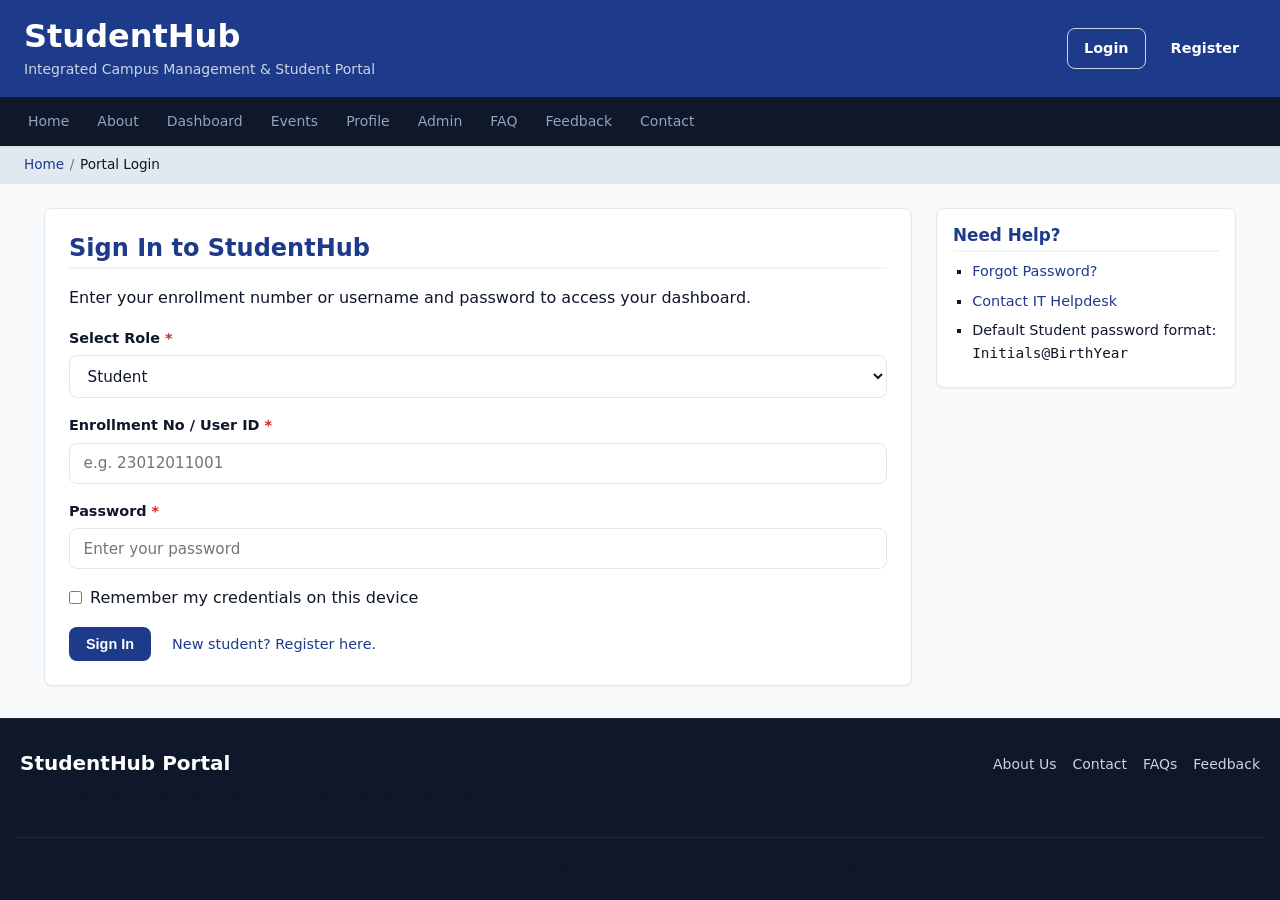
<file: login.html>
<!DOCTYPE html>
<html lang="en">
<head>
  <meta charset="UTF-8">
  <meta name="viewport" content="width=device-width, initial-scale=1.0">
  <meta name="description" content="StudentHub Login - Access your student and faculty account.">
  <title>Login - StudentHub Campus Portal</title>
  <link rel="stylesheet" href="css/style.css">
</head>
<body>
  <a href="#main-content" class="skip-link">Skip to main content</a>

  <header class="site-header">
    <div class="brand">
      <h1>StudentHub</h1>
      <p>Integrated Campus Management & Student Portal</p>
    </div>
    <div class="header-actions">
      <a href="login.html" class="btn btn-secondary">Login</a>
      <a href="register.html" class="btn btn-primary">Register</a>
    </div>
  </header>

  <nav class="primary-nav" aria-label="Main Navigation">
    <ul>
      <li><a href="index.html">Home</a></li>
      <li><a href="about.html">About</a></li>
      <li><a href="dashboard.html">Dashboard</a></li>
      <li><a href="events.html">Events</a></li>
      <li><a href="profile.html">Profile</a></li>
      <li><a href="admin.html">Admin</a></li>
      <li><a href="faq.html">FAQ</a></li>
      <li><a href="feedback.html">Feedback</a></li>
      <li><a href="contact.html">Contact</a></li>
    </ul>
  </nav>

  <nav class="breadcrumb" aria-label="Breadcrumb">
    <ol>
      <li><a href="index.html">Home</a></li>
      <li aria-current="page">Portal Login</li>
    </ol>
  </nav>

  <div class="page-container">
    <main id="main-content">
      <section class="content-card" aria-labelledby="login-heading">
        <h2 id="login-heading">Sign In to StudentHub</h2>
        <p>Enter your enrollment number or username and password to access your dashboard.</p>
        
        <form action="dashboard.html" method="get" class="form-layout" style="margin-top: 1rem;">
          <div class="form-group">
            <label for="user-role">Select Role <span class="required-mark" aria-hidden="true">*</span></label>
            <select id="user-role" name="role" required aria-required="true">
              <option value="student">Student</option>
              <option value="faculty">Faculty Member</option>
              <option value="admin">Administrator</option>
            </select>
          </div>

          <div class="form-group">
            <label for="username">Enrollment No / User ID <span class="required-mark" aria-hidden="true">*</span></label>
            <input type="text" id="username" name="username" required aria-required="true" placeholder="e.g. 23012011001">
          </div>

          <div class="form-group">
            <label for="password">Password <span class="required-mark" aria-hidden="true">*</span></label>
            <input type="password" id="password" name="password" required aria-required="true" placeholder="Enter your password">
          </div>

          <div style="display: flex; align-items: center; gap: 0.5rem;">
            <input type="checkbox" id="remember-me" name="remember_me">
            <label for="remember-me" style="font-weight: normal; margin: 0;">Remember my credentials on this device</label>
          </div>

          <div>
            <button type="submit" class="btn btn-primary">Sign In</button>
            <a href="register.html" style="margin-left: 1rem; font-size: 0.9rem;">New student? Register here.</a>
          </div>
        </form>
      </section>
    </main>

    <aside class="sidebar" aria-label="Login Help">
      <div class="widget">
        <h3>Need Help?</h3>
        <ul>
          <li><a href="faq.html">Forgot Password?</a></li>
          <li><a href="contact.html">Contact IT Helpdesk</a></li>
          <li>Default Student password format: <code>Initials@BirthYear</code></li>
        </ul>
      </div>
    </aside>
  </div>

  <footer class="site-footer">
    <div class="footer-content">
      <div class="footer-brand">
        <h3>StudentHub Portal</h3>
        <p>Empowering student education through digital collaboration.</p>
      </div>
      <nav class="footer-nav" aria-label="Footer Navigation">
        <ul>
          <li><a href="about.html">About Us</a></li>
          <li><a href="contact.html">Contact</a></li>
          <li><a href="faq.html">FAQs</a></li>
          <li><a href="feedback.html">Feedback</a></li>
        </ul>
      </nav>
    </div>
    <div class="copyright">
      <p>&copy; 2026 StudentHub Campus Portal. Responsive Mobile-First Design.</p>
    </div>
  </footer>
  <script src="js/main.js" defer></script>
</body>
</html>
</file>
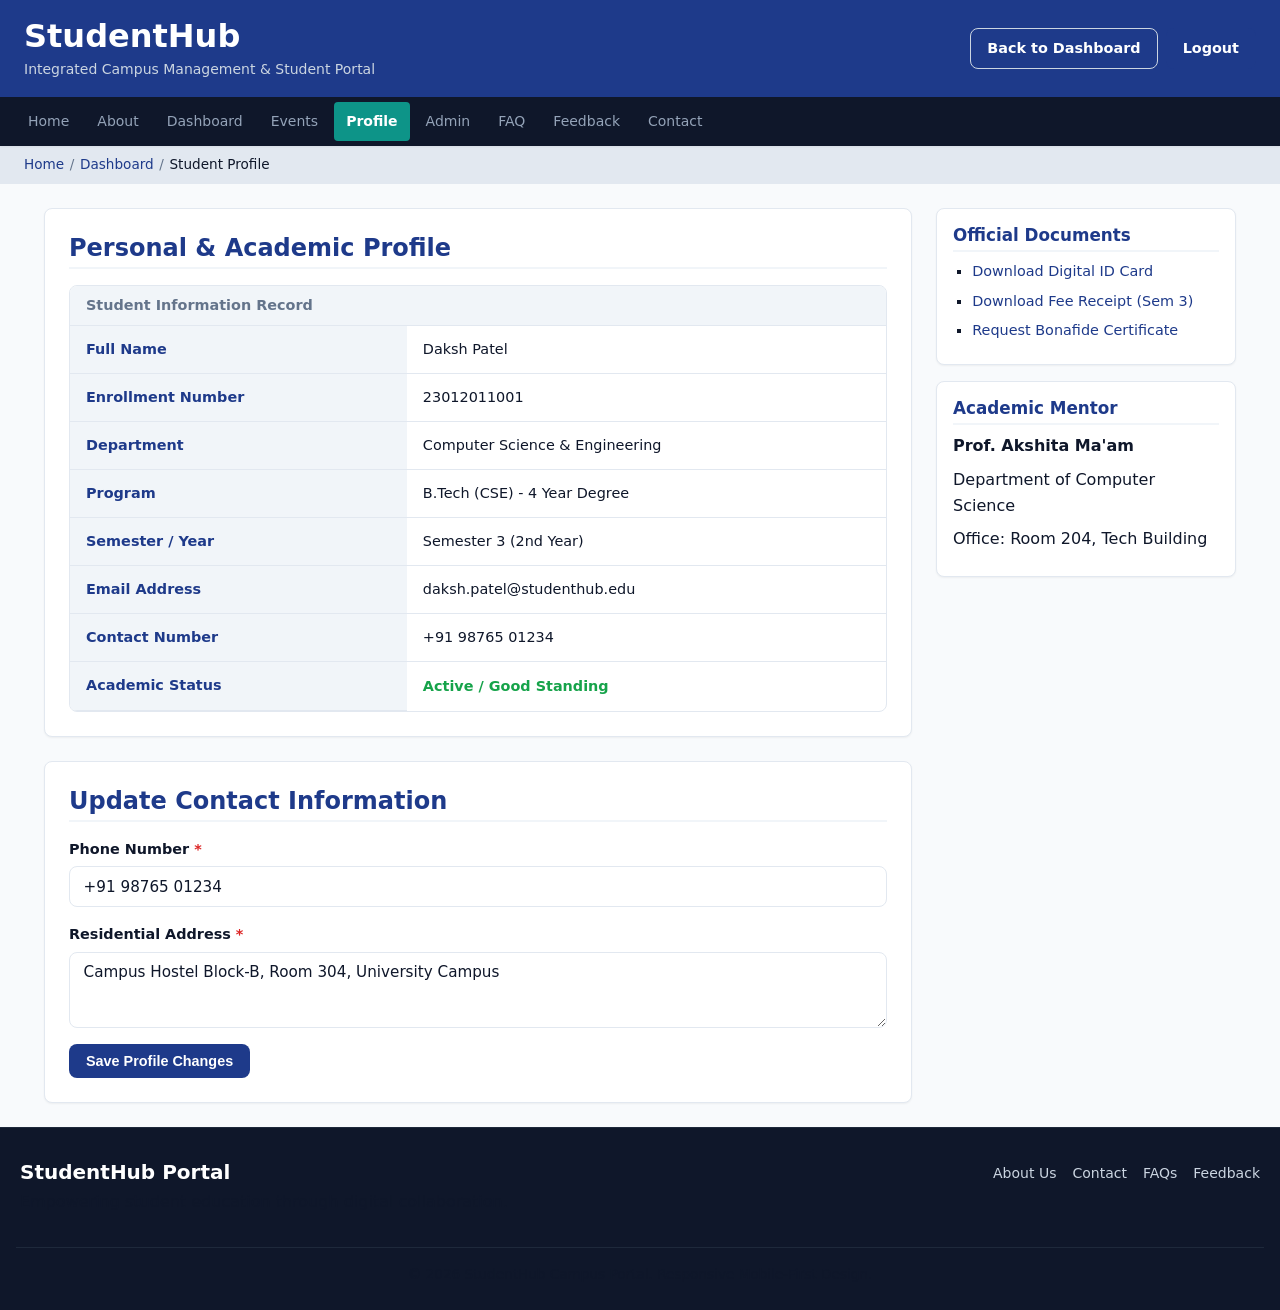
<file: profile.html>
<!DOCTYPE html>
<html lang="en">
<head>
  <meta charset="UTF-8">
  <meta name="viewport" content="width=device-width, initial-scale=1.0">
  <meta name="description" content="Student Profile - Personal and academic records on StudentHub.">
  <title>Student Profile - StudentHub Portal</title>
  <link rel="stylesheet" href="css/style.css">
</head>
<body>
  <a href="#main-content" class="skip-link">Skip to main content</a>

  <header class="site-header">
    <div class="brand">
      <h1>StudentHub</h1>
      <p>Integrated Campus Management & Student Portal</p>
    </div>
    <div class="header-actions">
      <a href="dashboard.html" class="btn btn-secondary">Back to Dashboard</a>
      <a href="login.html" class="btn btn-primary">Logout</a>
    </div>
  </header>

  <nav class="primary-nav" aria-label="Main Navigation">
    <ul>
      <li><a href="index.html">Home</a></li>
      <li><a href="about.html">About</a></li>
      <li><a href="dashboard.html">Dashboard</a></li>
      <li><a href="events.html">Events</a></li>
      <li><a href="profile.html" aria-current="page">Profile</a></li>
      <li><a href="admin.html">Admin</a></li>
      <li><a href="faq.html">FAQ</a></li>
      <li><a href="feedback.html">Feedback</a></li>
      <li><a href="contact.html">Contact</a></li>
    </ul>
  </nav>

  <nav class="breadcrumb" aria-label="Breadcrumb">
    <ol>
      <li><a href="index.html">Home</a></li>
      <li><a href="dashboard.html">Dashboard</a></li>
      <li aria-current="page">Student Profile</li>
    </ol>
  </nav>

  <div class="page-container">
    <main id="main-content">
      <section class="content-card" aria-labelledby="personal-info">
        <h2 id="personal-info">Personal & Academic Profile</h2>
        <table class="data-table">
          <caption>Student Information Record</caption>
          <tbody>
            <tr>
              <th scope="row">Full Name</th>
              <td>Daksh Patel</td>
            </tr>
            <tr>
              <th scope="row">Enrollment Number</th>
              <td>23012011001</td>
            </tr>
            <tr>
              <th scope="row">Department</th>
              <td>Computer Science & Engineering</td>
            </tr>
            <tr>
              <th scope="row">Program</th>
              <td>B.Tech (CSE) - 4 Year Degree</td>
            </tr>
            <tr>
              <th scope="row">Semester / Year</th>
              <td>Semester 3 (2nd Year)</td>
            </tr>
            <tr>
              <th scope="row">Email Address</th>
              <td>daksh.patel@studenthub.edu</td>
            </tr>
            <tr>
              <th scope="row">Contact Number</th>
              <td>+91 98765 01234</td>
            </tr>
            <tr>
              <th scope="row">Academic Status</th>
              <td><span style="color: #16a34a; font-weight: bold;">Active / Good Standing</span></td>
            </tr>
          </tbody>
        </table>
      </section>

      <section class="content-card" aria-labelledby="edit-profile">
        <h2 id="edit-profile">Update Contact Information</h2>
        <form action="profile.html" method="get" class="form-layout">
          <div class="form-group">
            <label for="contact-phone">Phone Number <span class="required-mark" aria-hidden="true">*</span></label>
            <input type="tel" id="contact-phone" name="phone" value="+91 98765 01234" required aria-required="true">
          </div>

          <div class="form-group">
            <label for="residential-address">Residential Address <span class="required-mark" aria-hidden="true">*</span></label>
            <textarea id="residential-address" name="address" rows="3" required aria-required="true">Campus Hostel Block-B, Room 304, University Campus</textarea>
          </div>

          <div>
            <button type="submit" class="btn btn-primary">Save Profile Changes</button>
          </div>
        </form>
      </section>
    </main>

    <aside class="sidebar" aria-label="Profile Assistance">
      <div class="widget">
        <h3>Official Documents</h3>
        <ul>
          <li><a href="#id-card">Download Digital ID Card</a></li>
          <li><a href="#fee-receipt">Download Fee Receipt (Sem 3)</a></li>
          <li><a href="#bonafide">Request Bonafide Certificate</a></li>
        </ul>
      </div>

      <div class="widget">
        <h3>Academic Mentor</h3>
        <p><strong>Prof. Akshita Ma'am</strong></p>
        <p>Department of Computer Science</p>
        <p>Office: Room 204, Tech Building</p>
      </div>
    </aside>
  </div>

  <footer class="site-footer">
    <div class="footer-content">
      <div class="footer-brand">
        <h3>StudentHub Portal</h3>
        <p>Empowering student education through digital collaboration.</p>
      </div>
      <nav class="footer-nav" aria-label="Footer Navigation">
        <ul>
          <li><a href="about.html">About Us</a></li>
          <li><a href="contact.html">Contact</a></li>
          <li><a href="faq.html">FAQs</a></li>
          <li><a href="feedback.html">Feedback</a></li>
        </ul>
      </nav>
    </div>
    <div class="copyright">
      <p>&copy; 2026 StudentHub Campus Portal. Responsive Mobile-First Design.</p>
    </div>
  </footer>
  <script src="js/main.js" defer></script>
</body>
</html>
</file>
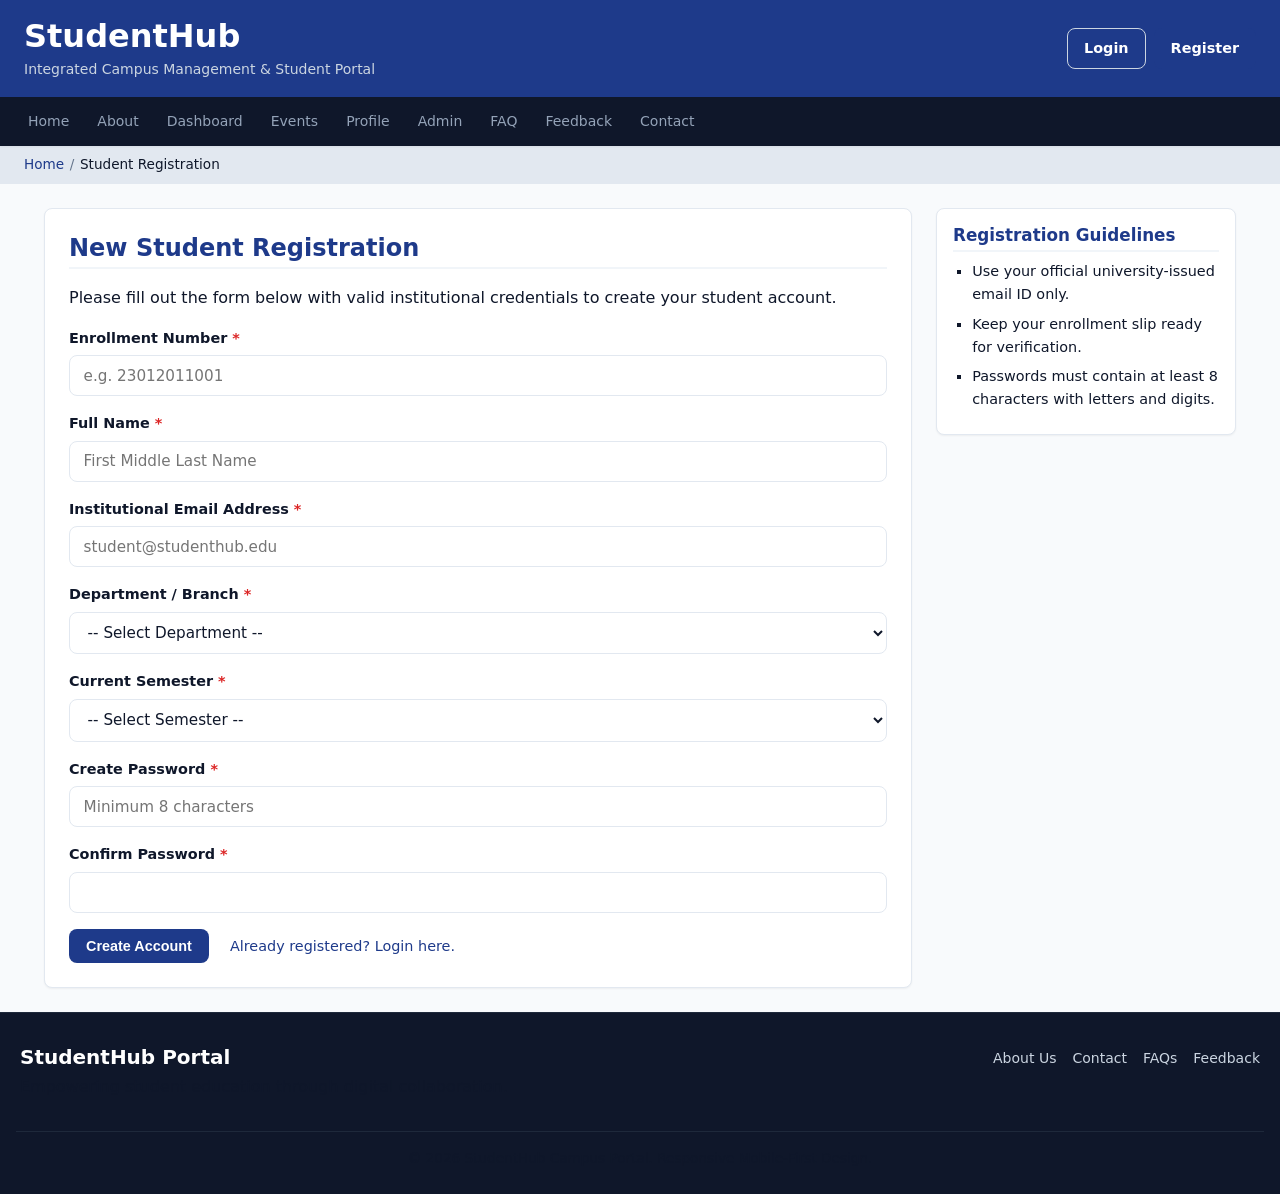
<file: register.html>
<!DOCTYPE html>
<html lang="en">
<head>
  <meta charset="UTF-8">
  <meta name="viewport" content="width=device-width, initial-scale=1.0">
  <meta name="description" content="StudentHub Registration - Sign up for student access.">
  <title>Student Registration - StudentHub</title>
  <link rel="stylesheet" href="css/style.css">
</head>
<body>
  <a href="#main-content" class="skip-link">Skip to main content</a>

  <header class="site-header">
    <div class="brand">
      <h1>StudentHub</h1>
      <p>Integrated Campus Management & Student Portal</p>
    </div>
    <div class="header-actions">
      <a href="login.html" class="btn btn-secondary">Login</a>
      <a href="register.html" class="btn btn-primary">Register</a>
    </div>
  </header>

  <nav class="primary-nav" aria-label="Main Navigation">
    <ul>
      <li><a href="index.html">Home</a></li>
      <li><a href="about.html">About</a></li>
      <li><a href="dashboard.html">Dashboard</a></li>
      <li><a href="events.html">Events</a></li>
      <li><a href="profile.html">Profile</a></li>
      <li><a href="admin.html">Admin</a></li>
      <li><a href="faq.html">FAQ</a></li>
      <li><a href="feedback.html">Feedback</a></li>
      <li><a href="contact.html">Contact</a></li>
    </ul>
  </nav>

  <nav class="breadcrumb" aria-label="Breadcrumb">
    <ol>
      <li><a href="index.html">Home</a></li>
      <li aria-current="page">Student Registration</li>
    </ol>
  </nav>

  <div class="page-container">
    <main id="main-content">
      <section class="content-card" aria-labelledby="register-heading">
        <h2 id="register-heading">New Student Registration</h2>
        <p>Please fill out the form below with valid institutional credentials to create your student account.</p>
        
        <form action="login.html" method="get" class="form-layout" style="margin-top: 1rem;">
          <div class="form-group">
            <label for="enrollment-no">Enrollment Number <span class="required-mark" aria-hidden="true">*</span></label>
            <input type="text" id="enrollment-no" name="enrollment_no" required aria-required="true" placeholder="e.g. 23012011001" pattern="[0-9]{11,12}">
          </div>

          <div class="form-group">
            <label for="full-name">Full Name <span class="required-mark" aria-hidden="true">*</span></label>
            <input type="text" id="full-name" name="full_name" required aria-required="true" placeholder="First Middle Last Name">
          </div>

          <div class="form-group">
            <label for="email-address">Institutional Email Address <span class="required-mark" aria-hidden="true">*</span></label>
            <input type="email" id="email-address" name="email" required aria-required="true" placeholder="student@studenthub.edu">
          </div>

          <div class="form-group">
            <label for="department">Department / Branch <span class="required-mark" aria-hidden="true">*</span></label>
            <select id="department" name="department" required aria-required="true">
              <option value="">-- Select Department --</option>
              <option value="CSE">Computer Science & Engineering</option>
              <option value="IT">Information Technology</option>
              <option value="ECE">Electronics & Communication</option>
              <option value="ME">Mechanical Engineering</option>
              <option value="CE">Civil Engineering</option>
            </select>
          </div>

          <div class="form-group">
            <label for="semester">Current Semester <span class="required-mark" aria-hidden="true">*</span></label>
            <select id="semester" name="semester" required aria-required="true">
              <option value="">-- Select Semester --</option>
              <option value="1">Semester 1</option>
              <option value="2">Semester 2</option>
              <option value="3">Semester 3</option>
              <option value="4">Semester 4</option>
              <option value="5">Semester 5</option>
              <option value="6">Semester 6</option>
              <option value="7">Semester 7</option>
              <option value="8">Semester 8</option>
            </select>
          </div>

          <div class="form-group">
            <label for="password">Create Password <span class="required-mark" aria-hidden="true">*</span></label>
            <input type="password" id="password" name="password" required aria-required="true" minlength="8" placeholder="Minimum 8 characters">
          </div>

          <div class="form-group">
            <label for="confirm-password">Confirm Password <span class="required-mark" aria-hidden="true">*</span></label>
            <input type="password" id="confirm-password" name="confirm_password" required aria-required="true" minlength="8">
          </div>

          <div>
            <button type="submit" class="btn btn-primary">Create Account</button>
            <a href="login.html" style="margin-left: 1rem; font-size: 0.9rem;">Already registered? Login here.</a>
          </div>
        </form>
      </section>
    </main>

    <aside class="sidebar" aria-label="Registration Instructions">
      <div class="widget">
        <h3>Registration Guidelines</h3>
        <ul>
          <li>Use your official university-issued email ID only.</li>
          <li>Keep your enrollment slip ready for verification.</li>
          <li>Passwords must contain at least 8 characters with letters and digits.</li>
        </ul>
      </div>
    </aside>
  </div>

  <footer class="site-footer">
    <div class="footer-content">
      <div class="footer-brand">
        <h3>StudentHub Portal</h3>
        <p>Empowering student education through digital collaboration.</p>
      </div>
      <nav class="footer-nav" aria-label="Footer Navigation">
        <ul>
          <li><a href="about.html">About Us</a></li>
          <li><a href="contact.html">Contact</a></li>
          <li><a href="faq.html">FAQs</a></li>
          <li><a href="feedback.html">Feedback</a></li>
        </ul>
      </nav>
    </div>
    <div class="copyright">
      <p>&copy; 2026 StudentHub Campus Portal. Responsive Mobile-First Design.</p>
    </div>
  </footer>
  <script src="js/main.js" defer></script>
</body>
</html>
</file>
<file: css/style.css>
/* ==========================================================================
   StudentHub - Mobile-First Responsive Stylesheet (Practical 3)
   Built with CSS Grid, Flexbox, and Modern Design Tokens
   ========================================================================== */

/* --------------------------------------------------------------------------
   1. Design System & CSS Custom Properties (Variables)
   -------------------------------------------------------------------------- */
:root {
  /* Color Palette */
  --primary: #1e3a8a;
  --primary-hover: #1d4ed8;
  --primary-light: #eff6ff;
  --secondary: #0d9488;
  --secondary-hover: #0f766e;
  --accent: #d97706;
  --accent-light: #fef3c7;
  --success: #16a34a;
  --danger: #dc2626;

  /* Neutral Tones */
  --bg-body: #f8fafc;
  --bg-surface: #ffffff;
  --bg-subtle: #f1f5f9;
  --text-main: #0f172a;
  --text-muted: #64748b;
  --border-color: #e2e8f0;
  --border-hover: #cbd5e1;

  /* Typography */
  --font-base: system-ui, -apple-system, BlinkMacSystemFont, "Segoe UI", Roboto, Oxygen, Ubuntu, Cantarell, "Open Sans", sans-serif;
  --font-mono: ui-monospace, SFMono-Regular, Menlo, Monaco, Consolas, monospace;

  /* Spacing */
  --spacing-xs: 0.25rem;
  --spacing-sm: 0.5rem;
  --spacing-md: 1rem;
  --spacing-lg: 1.5rem;
  --spacing-xl: 2rem;

  /* Radii & Shadows */
  --radius-sm: 4px;
  --radius-md: 8px;
  --radius-lg: 12px;
  --shadow-sm: 0 1px 2px 0 rgba(0, 0, 0, 0.05);
  --shadow-md: 0 4px 6px -1px rgba(0, 0, 0, 0.08), 0 2px 4px -2px rgba(0, 0, 0, 0.05);
  --shadow-lg: 0 10px 15px -3px rgba(0, 0, 0, 0.08);

  /* Transitions */
  --transition-fast: 0.15s ease;
  --transition-base: 0.2s ease-in-out;
}

/* --------------------------------------------------------------------------
   2. Reset & Base Typography
   -------------------------------------------------------------------------- */
*, *::before, *::after {
  box-sizing: border-box;
  margin: 0;
  padding: 0;
}

html {
  font-size: 100%;
  scroll-behavior: smooth;
}

body {
  font-family: var(--font-base);
  background-color: var(--bg-body);
  color: var(--text-main);
  line-height: 1.6;
  min-height: 100vh;
  display: flex;
  flex-direction: column;
}

h1, h2, h3, h4, h5, h6 {
  color: var(--text-main);
  line-height: 1.25;
  font-weight: 700;
}

h1 { font-size: clamp(1.4rem, 4vw, 2rem); }
h2 { font-size: clamp(1.2rem, 3vw, 1.5rem); }
h3 { font-size: clamp(1.05rem, 2.5vw, 1.25rem); }

p {
  margin-bottom: var(--spacing-sm);
  color: var(--text-main);
}

a {
  color: var(--primary);
  text-decoration: none;
  transition: color var(--transition-fast);
}

a:hover {
  color: var(--primary-hover);
  text-decoration: underline;
}

ul, ol {
  padding-left: 1.25rem;
}

/* --------------------------------------------------------------------------
   3. Accessibility & Focus States
   -------------------------------------------------------------------------- */
.skip-link {
  position: absolute;
  top: -60px;
  left: 0;
  background: var(--primary);
  color: #ffffff;
  padding: 0.5rem 1rem;
  z-index: 9999;
  font-weight: 600;
  border-radius: 0 0 var(--radius-sm) 0;
  transition: top var(--transition-fast);
}

.skip-link:focus {
  top: 0;
  outline: 3px solid var(--accent);
}

:focus-visible {
  outline: 2px solid var(--primary-hover);
  outline-offset: 2px;
}

/* --------------------------------------------------------------------------
   4. Header Component (Flexbox)
   -------------------------------------------------------------------------- */
header.site-header {
  background-color: var(--primary);
  color: #ffffff;
  padding: var(--spacing-md) var(--spacing-lg);
  display: flex;
  flex-direction: column;
  align-items: flex-start;
  gap: var(--spacing-md);
}

.site-header .brand {
  display: flex;
  flex-direction: column;
  gap: 0.15rem;
}

.site-header .brand h1 {
  color: #ffffff;
}

.site-header .brand p {
  color: #cbd5e1;
  font-size: 0.875rem;
  margin: 0;
}

.header-actions {
  display: flex;
  align-items: center;
  flex-wrap: wrap;
  gap: var(--spacing-sm);
  width: 100%;
}

@media (min-width: 768px) {
  header.site-header {
    flex-direction: row;
    justify-content: space-between;
    align-items: center;
  }
  .header-actions {
    width: auto;
  }
}

/* --------------------------------------------------------------------------
   5. Buttons (Flexbox Component)
   -------------------------------------------------------------------------- */
.btn {
  display: inline-flex;
  align-items: center;
  justify-content: center;
  padding: 0.5rem 1rem;
  border-radius: var(--radius-md);
  font-size: 0.9rem;
  font-weight: 600;
  cursor: pointer;
  border: 1px solid transparent;
  text-decoration: none;
  transition: all var(--transition-base);
  text-align: center;
}

.btn-primary {
  background-color: var(--primary);
  color: #ffffff;
}

.btn-primary:hover {
  background-color: var(--primary-hover);
  color: #ffffff;
  text-decoration: none;
}

.btn-secondary {
  background-color: transparent;
  color: #ffffff;
  border-color: #cbd5e1;
}

.btn-secondary:hover {
  background-color: rgba(255, 255, 255, 0.15);
  color: #ffffff;
  text-decoration: none;
}

.btn-accent {
  background-color: var(--secondary);
  color: #ffffff;
}

.btn-accent:hover {
  background-color: var(--secondary-hover);
  color: #ffffff;
  text-decoration: none;
}

.btn-full {
  width: 100%;
}

/* --------------------------------------------------------------------------
   6. Navigation Landmark (Flexbox & Horizontal Scrolling on Mobile)
   -------------------------------------------------------------------------- */
nav.primary-nav {
  background-color: #0f172a;
  padding: 0.35rem var(--spacing-md);
  position: sticky;
  top: 0;
  z-index: 100;
  box-shadow: var(--shadow-sm);
}

nav.primary-nav ul {
  list-style: none;
  padding: 0;
  margin: 0;
  display: flex;
  gap: 0.25rem;
  overflow-x: auto;
  -webkit-overflow-scrolling: touch;
  scrollbar-width: thin;
}

nav.primary-nav ul::-webkit-scrollbar {
  height: 3px;
}

nav.primary-nav ul::-webkit-scrollbar-thumb {
  background: #334155;
}

nav.primary-nav li {
  white-space: nowrap;
}

nav.primary-nav a {
  display: block;
  color: #94a3b8;
  font-size: 0.875rem;
  font-weight: 500;
  padding: 0.5rem 0.75rem;
  border-radius: var(--radius-sm);
  transition: color var(--transition-fast), background-color var(--transition-fast);
}

nav.primary-nav a:hover,
nav.primary-nav a:focus {
  color: #ffffff;
  background-color: rgba(255, 255, 255, 0.1);
  text-decoration: none;
}

nav.primary-nav a[aria-current="page"] {
  color: #ffffff;
  background-color: var(--secondary);
  font-weight: 700;
}

/* Breadcrumb Navigation (Flexbox) */
nav.breadcrumb {
  background-color: #e2e8f0;
  padding: 0.5rem var(--spacing-lg);
  font-size: 0.85rem;
}

nav.breadcrumb ol {
  display: flex;
  flex-wrap: wrap;
  list-style: none;
  padding: 0;
  margin: 0;
  gap: 0.35rem;
}

nav.breadcrumb li+li::before {
  content: "/";
  padding-right: 0.35rem;
  color: var(--text-muted);
}

nav.breadcrumb a {
  color: var(--primary);
  text-decoration: none;
}

nav.breadcrumb a:hover {
  text-decoration: underline;
}

/* --------------------------------------------------------------------------
   7. Page Layout Container (Mobile-First CSS Grid)
   -------------------------------------------------------------------------- */
.page-container {
  width: 100%;
  max-width: 1240px;
  margin: var(--spacing-md) auto;
  padding: 0 var(--spacing-md);
  display: grid;
  grid-template-columns: 1fr;
  gap: var(--spacing-lg);
  flex: 1;
}

/* Tablet & Desktop breakpoint */
@media (min-width: 900px) {
  .page-container {
    grid-template-columns: minmax(0, 1fr) 300px;
    padding: 0 var(--spacing-lg);
    margin: var(--spacing-lg) auto;
  }
}

/* Full Width Modifier */
.page-container.full-width {
  grid-template-columns: 1fr;
}

/* --------------------------------------------------------------------------
   8. Main Content & Cards (CSS Grid + Flexbox)
   -------------------------------------------------------------------------- */
main {
  display: flex;
  flex-direction: column;
  gap: var(--spacing-lg);
  min-width: 0;
}

.content-card {
  background-color: var(--bg-surface);
  border: 1px solid var(--border-color);
  border-radius: var(--radius-md);
  padding: var(--spacing-lg);
  box-shadow: var(--shadow-sm);
  transition: box-shadow var(--transition-base);
}

.content-card:hover {
  box-shadow: var(--shadow-md);
}

.content-card h2 {
  color: var(--primary);
  margin-bottom: var(--spacing-md);
  padding-bottom: var(--spacing-xs);
  border-bottom: 2px solid var(--bg-subtle);
}

/* Responsive Grid Cards (CSS Grid with Auto-fit) */
.grid-cards {
  display: grid;
  grid-template-columns: 1fr;
  gap: var(--spacing-md);
  margin-top: var(--spacing-md);
}

@media (min-width: 550px) {
  .grid-cards {
    grid-template-columns: repeat(2, 1fr);
  }
}

@media (min-width: 1024px) {
  .grid-cards {
    grid-template-columns: repeat(auto-fit, minmax(240px, 1fr));
  }
}

.card {
  background-color: var(--bg-subtle);
  border: 1px solid var(--border-color);
  border-radius: var(--radius-md);
  padding: var(--spacing-md);
  display: flex;
  flex-direction: column;
  justify-content: space-between;
  gap: 0.5rem;
  transition: transform var(--transition-fast), border-color var(--transition-fast);
}

.card:hover {
  transform: translateY(-2px);
  border-color: var(--border-hover);
}

.card h3 {
  color: var(--text-main);
  font-size: 1.1rem;
}

.stat-value {
  font-size: 1.75rem;
  font-weight: 800;
  line-height: 1.1;
}

.stat-primary { color: var(--primary); }
.stat-secondary { color: var(--secondary); }
.stat-accent { color: var(--accent); }

/* --------------------------------------------------------------------------
   9. Sidebar Landmark (Flexbox)
   -------------------------------------------------------------------------- */
aside.sidebar {
  display: flex;
  flex-direction: column;
  gap: var(--spacing-md);
}

.sidebar .widget {
  background-color: var(--bg-surface);
  border: 1px solid var(--border-color);
  border-radius: var(--radius-md);
  padding: var(--spacing-md);
  box-shadow: var(--shadow-sm);
}

.sidebar h3 {
  font-size: 1.05rem;
  color: var(--primary);
  margin-bottom: var(--spacing-sm);
  padding-bottom: 0.25rem;
  border-bottom: 2px solid var(--bg-subtle);
}

.sidebar ul {
  list-style: square;
  padding-left: 1.2rem;
}

.sidebar li {
  margin-bottom: 0.4rem;
  font-size: 0.9rem;
}

/* --------------------------------------------------------------------------
   10. Form Controls & Responsive Fields
   -------------------------------------------------------------------------- */
form.form-layout {
  display: flex;
  flex-direction: column;
  gap: var(--spacing-md);
  margin-top: var(--spacing-md);
}

.form-group {
  display: flex;
  flex-direction: column;
  gap: 0.35rem;
}

.form-group label {
  font-weight: 600;
  font-size: 0.9rem;
  color: var(--text-main);
}

.form-group input,
.form-group select,
.form-group textarea {
  width: 100%;
  padding: 0.65rem 0.85rem;
  border: 1px solid var(--border-color);
  border-radius: var(--radius-md);
  font-size: 0.95rem;
  font-family: inherit;
  background-color: var(--bg-surface);
  color: var(--text-main);
  transition: border-color var(--transition-fast), box-shadow var(--transition-fast);
}

.form-group input:focus,
.form-group select:focus,
.form-group textarea:focus {
  outline: none;
  border-color: var(--primary-hover);
  box-shadow: 0 0 0 3px rgba(37, 99, 235, 0.15);
}

.form-row {
  display: grid;
  grid-template-columns: 1fr;
  gap: var(--spacing-md);
}

@media (min-width: 600px) {
  .form-row {
    grid-template-columns: repeat(2, 1fr);
  }
}

.checkbox-group {
  display: flex;
  align-items: center;
  gap: 0.5rem;
}

.checkbox-group input[type="checkbox"] {
  width: 1.1rem;
  height: 1.1rem;
  cursor: pointer;
}

.required-mark {
  color: var(--danger);
}

/* --------------------------------------------------------------------------
   11. Responsive Accessible Data Tables
   -------------------------------------------------------------------------- */
.table-responsive {
  width: 100%;
  overflow-x: auto;
  -webkit-overflow-scrolling: touch;
  margin-top: var(--spacing-md);
  border: 1px solid var(--border-color);
  border-radius: var(--radius-md);
}

table.data-table {
  width: 100%;
  border-collapse: collapse;
  font-size: 0.9rem;
  text-align: left;
}

table.data-table caption {
  padding: var(--spacing-sm) var(--spacing-md);
  font-weight: 600;
  color: var(--text-muted);
  text-align: left;
  background-color: var(--bg-subtle);
  border-bottom: 1px solid var(--border-color);
}

table.data-table th,
table.data-table td {
  padding: 0.75rem 1rem;
  border-bottom: 1px solid var(--border-color);
}

table.data-table th {
  background-color: var(--bg-subtle);
  font-weight: 600;
  color: var(--primary);
  white-space: nowrap;
}

table.data-table tbody tr:hover {
  background-color: var(--primary-light);
}

table.data-table tr:last-child td {
  border-bottom: none;
}

/* --------------------------------------------------------------------------
   12. Footer Component (Flexbox)
   -------------------------------------------------------------------------- */
footer.site-footer {
  background-color: #0f172a;
  color: #94a3b8;
  padding: var(--spacing-xl) var(--spacing-md) var(--spacing-md);
  margin-top: auto;
  border-top: 1px solid #1e293b;
}

.footer-content {
  max-width: 1240px;
  margin: 0 auto;
  display: flex;
  flex-direction: column;
  gap: var(--spacing-lg);
}

@media (min-width: 768px) {
  .footer-content {
    flex-direction: row;
    justify-content: space-between;
    align-items: flex-start;
  }
}

.footer-brand h3 {
  color: #ffffff;
  margin-bottom: 0.25rem;
}

.footer-nav ul {
  list-style: none;
  padding: 0;
  display: flex;
  flex-wrap: wrap;
  gap: var(--spacing-md);
}

.footer-nav a {
  color: #cbd5e1;
  font-size: 0.875rem;
}

.footer-nav a:hover {
  color: #ffffff;
}

.copyright {
  text-align: center;
  margin-top: var(--spacing-lg);
  padding-top: var(--spacing-md);
  font-size: 0.85rem;
  border-top: 1px solid #1e293b;
  color: #64748b;
}
</file>
